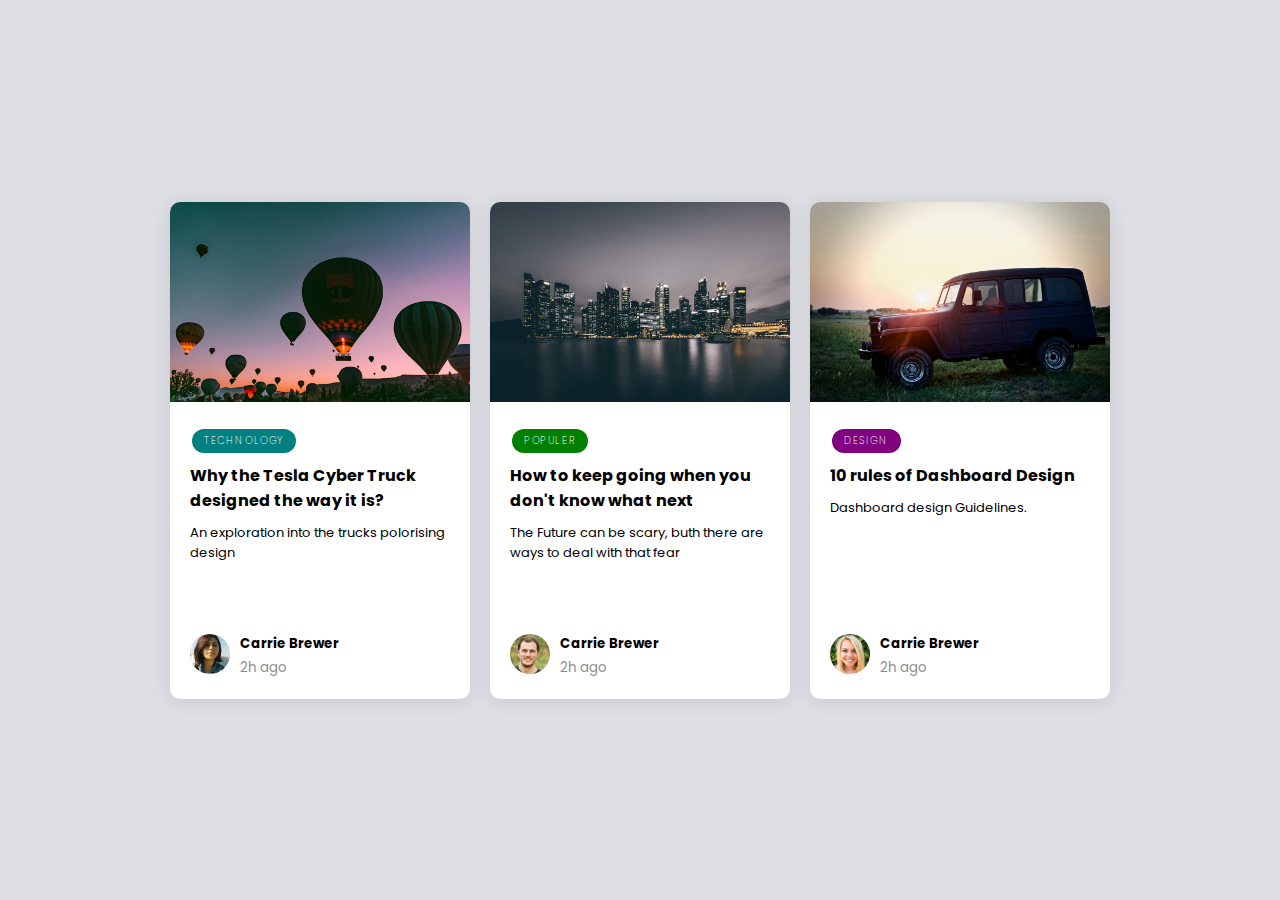
<file: components/Blog_Cards/Index.Html>
<!DOCTYPE html>
<html lang="en">
  <head>
    <meta charset="UTF-8" />
    <meta http-equiv="X-UA-Compatible" content="IE=edge" />
    <meta name="viewport" content="width=device-width, initial-scale=1.0" />
    <title>Blog_Card</title>
    <link rel="stylesheet" href="./Style.Css" />
    <link rel="preconnect" href="https://fonts.gstatic.com" />
    <link
      href="https://fonts.googleapis.com/css2?family=Poppins:wght@400;600&display=swap"
      rel="stylesheet"
    />
  </head>
  <body>
    <div class="container">
      <div class="card">
        <div class="card-header">
          <img src="../Blog_Cards/images/ballons.jpeg" alt="" srcset="" />
        </div>
        <div class="card-body">
          <span class="tag tag-teal">Technology</span>
          <h4>Why the Tesla Cyber Truck designed the way it is?</h4>
          <p>An exploration into the trucks polorising design</p>

          <div class="user">
            <img src="images/user-1.jpg" alt="" srcset="" />
            <div class="user-info">
              <h5>Carrie Brewer</h5>
              <small>2h ago</small>
            </div>
          </div>
        </div>
      </div>

      <div class="card">
        <div class="card-header">
          <img src="../Blog_Cards/images/city.jpeg" alt="" srcset="" />
        </div>
        <div class="card-body">
          <span class="tag tag-pink">Populer</span>
          <h4>How to keep going when you don't know what next</h4>
          <p>
            The Future can be scary, buth there are ways to deal with that fear
          </p>

          <div class="user">
            <img src="images/user-2.jpg" alt="" srcset="" />
            <div class="user-info">
              <h5>Carrie Brewer</h5>
              <small>2h ago</small>
            </div>
          </div>
        </div>
      </div>

      <div class="card">
        <div class="card-header">
          <img src="../Blog_Cards/images/rover.jpeg" alt="" srcset="" />
        </div>
        <div class="card-body">
          <span class="tag tag-purple">design</span>
          <h4>10 rules of Dashboard Design</h4>
          <p>Dashboard design Guidelines.</p>

          <div class="user">
            <img src="images/user-3.jpg" alt="" srcset="" />
            <div class="user-info">
              <h5>Carrie Brewer</h5>
              <small>2h ago</small>
            </div>
          </div>
        </div>
      </div>
    </div>
  </body>
</html>
</file>
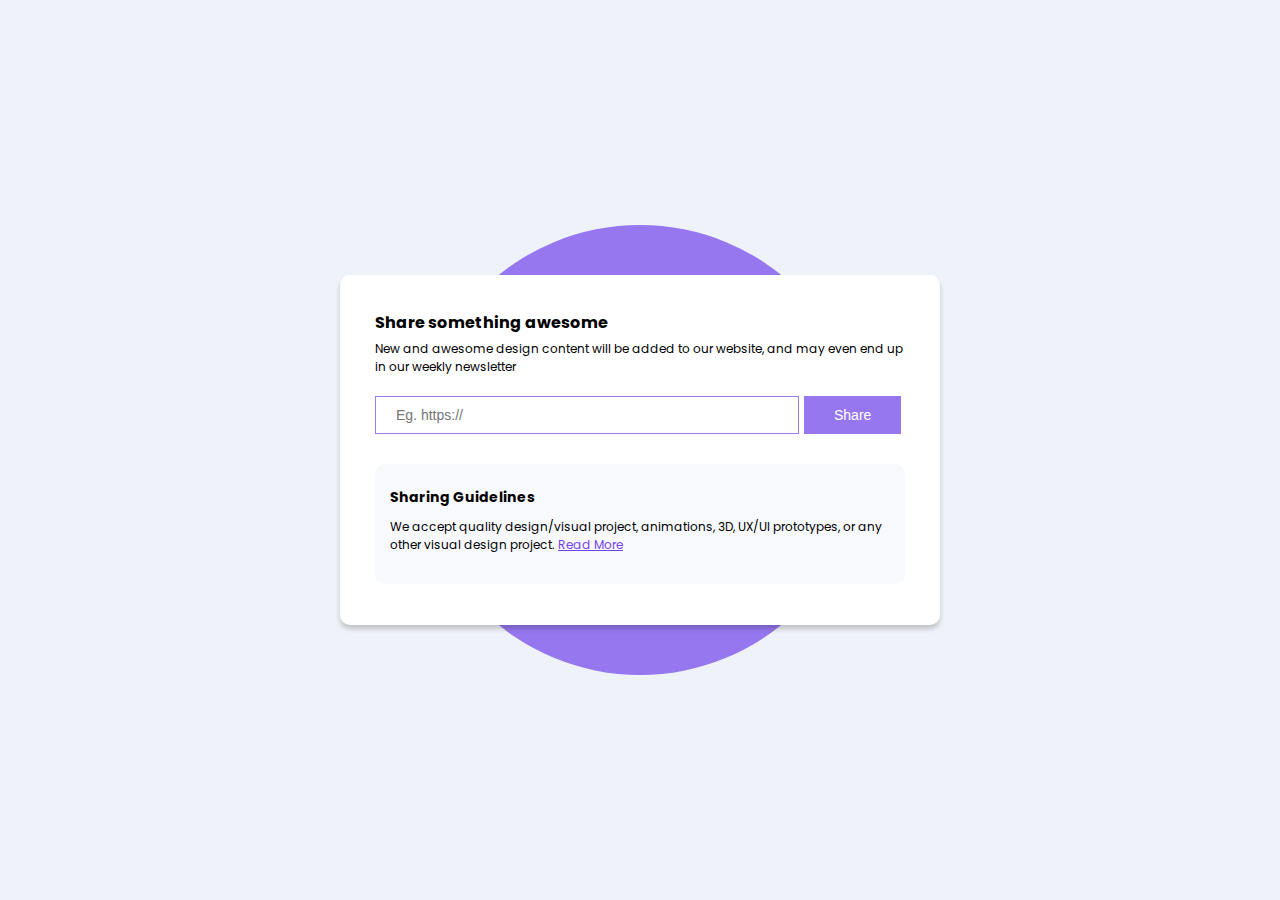
<file: components/link_Share/Index.Html>
<!DOCTYPE html>
<html lang="en">
  <head>
    <meta charset="UTF-8" />
    <meta http-equiv="X-UA-Compatible" content="IE=edge" />
    <meta name="viewport" content="width=device-width, initial-scale=1.0" />
    <title>Profile Card</title>
    <link rel="stylesheet" href="./Style.Css" />
  </head>
  <body>
    <div class="container">
      <div class="circle">
        <div class="card">
          <i class="fa fa-times"></i>
          <h3>Share something awesome</h3>
          <p>
            New and awesome design content will be added to our website, and may
            even end up in our weekly newsletter
          </p>
          <form class="form-control">
            <input
              type="url"
              name="url"
              id="url"
              placeholder="Eg. https://"
            /><button>Share</button>
          </form>
          <div class="card-footer">
            <h6>Sharing Guidelines</h6>
            <p>
              We accept quality design/visual project, animations, 3D, UX/UI
              prototypes, or any other visual design project.
              <a href="">Read More</a>
            </p>
          </div>
        </div>
      </div>
    </div>
  </body>
</html>
</file>
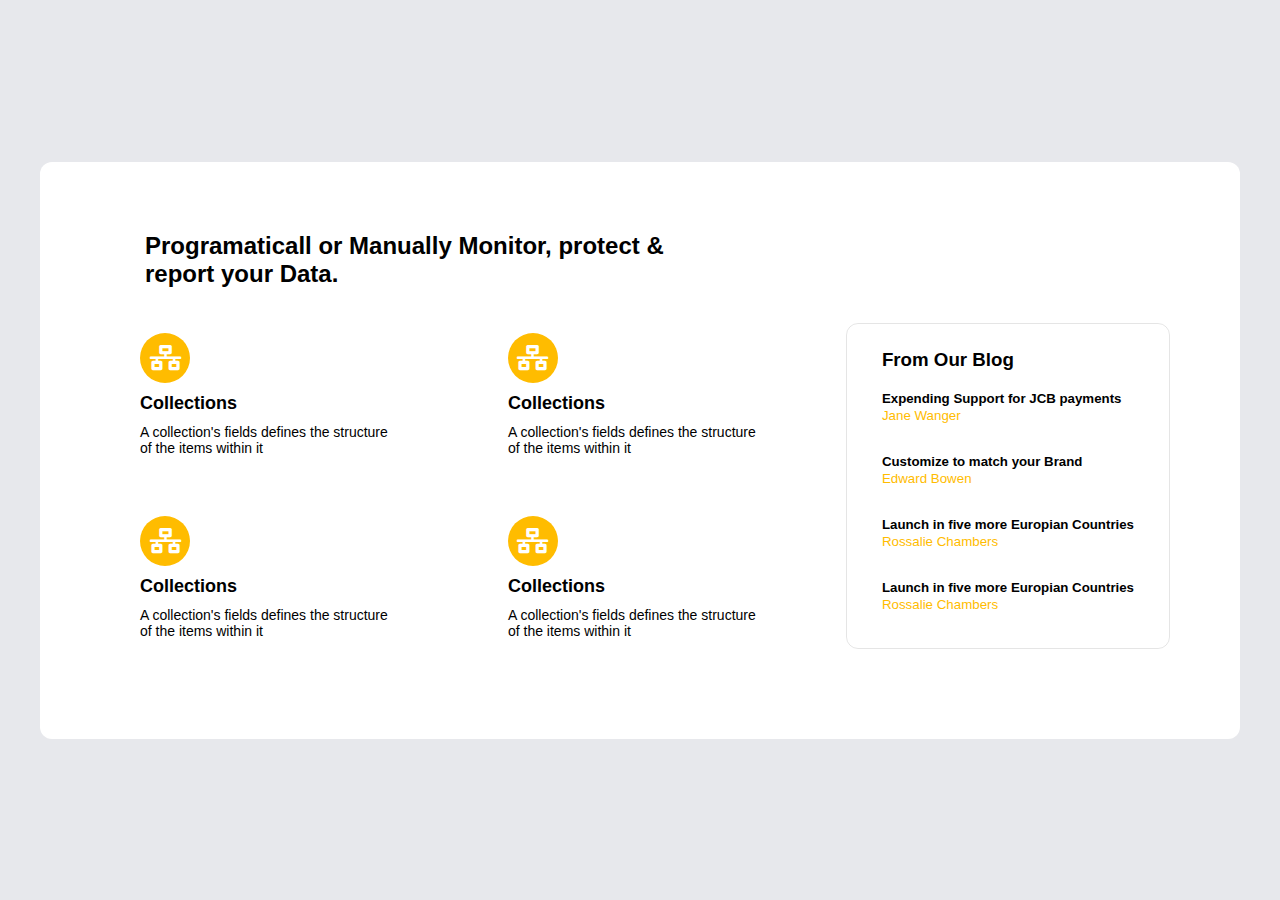
<file: components/Links/Index.Html>
<!DOCTYPE html>
<html lang="en">
  <head>
    <meta charset="UTF-8" />
    <meta http-equiv="X-UA-Compatible" content="IE=edge" />
    <meta name="viewport" content="width=device-width, initial-scale=1.0" />
    <title>Links</title>
    <link rel="stylesheet" href="./Style.Css" />
    <link
      rel="stylesheet"
      href="https://cdnjs.cloudflare.com/ajax/libs/font-awesome/5.13.1/css/all.min.css"
    />
  </head>
  <body>
    <div class="container">
      <h2>Programaticall or Manually Monitor, protect & report your Data.</h2>
      <div class="content">
        <div class="link-box">
          <div class="link-item">
            <i class="fas fa-network-wired"></i>
            <h5>Collections</h5>
            <p>
              A collection's fields defines the structure of the items within it
            </p>
          </div>
          <div class="link-item">
            <i class="fas fa-network-wired"></i>
            <h5>Collections</h5>
            <p>
              A collection's fields defines the structure of the items within it
            </p>
          </div>
          <div class="link-item">
            <i class="fas fa-network-wired"></i>
            <h5>Collections</h5>
            <p>
              A collection's fields defines the structure of the items within it
            </p>
          </div>
          <div class="link-item">
            <i class="fas fa-network-wired"></i>
            <h5>Collections</h5>
            <p>
              A collection's fields defines the structure of the items within it
            </p>
          </div>
        </div>
        <div class="blog-box">
          <h3>From Our Blog</h3>
          <div class="blog-item">
            <h5>Expending Support for JCB payments</h5>
            <small>Jane Wanger</small>
          </div>
          <div class="blog-item">
            <h5>Customize to match your Brand</h5>
            <small>Edward Bowen</small>
          </div>
          <div class="blog-item">
            <h5>Launch in five more Europian Countries</h5>
            <small>Rossalie Chambers</small>
          </div>
          <div class="blog-item">
            <h5>Launch in five more Europian Countries</h5>
            <small>Rossalie Chambers</small>
          </div>
        </div>
      </div>
    </div>
  </body>
</html>
</file>
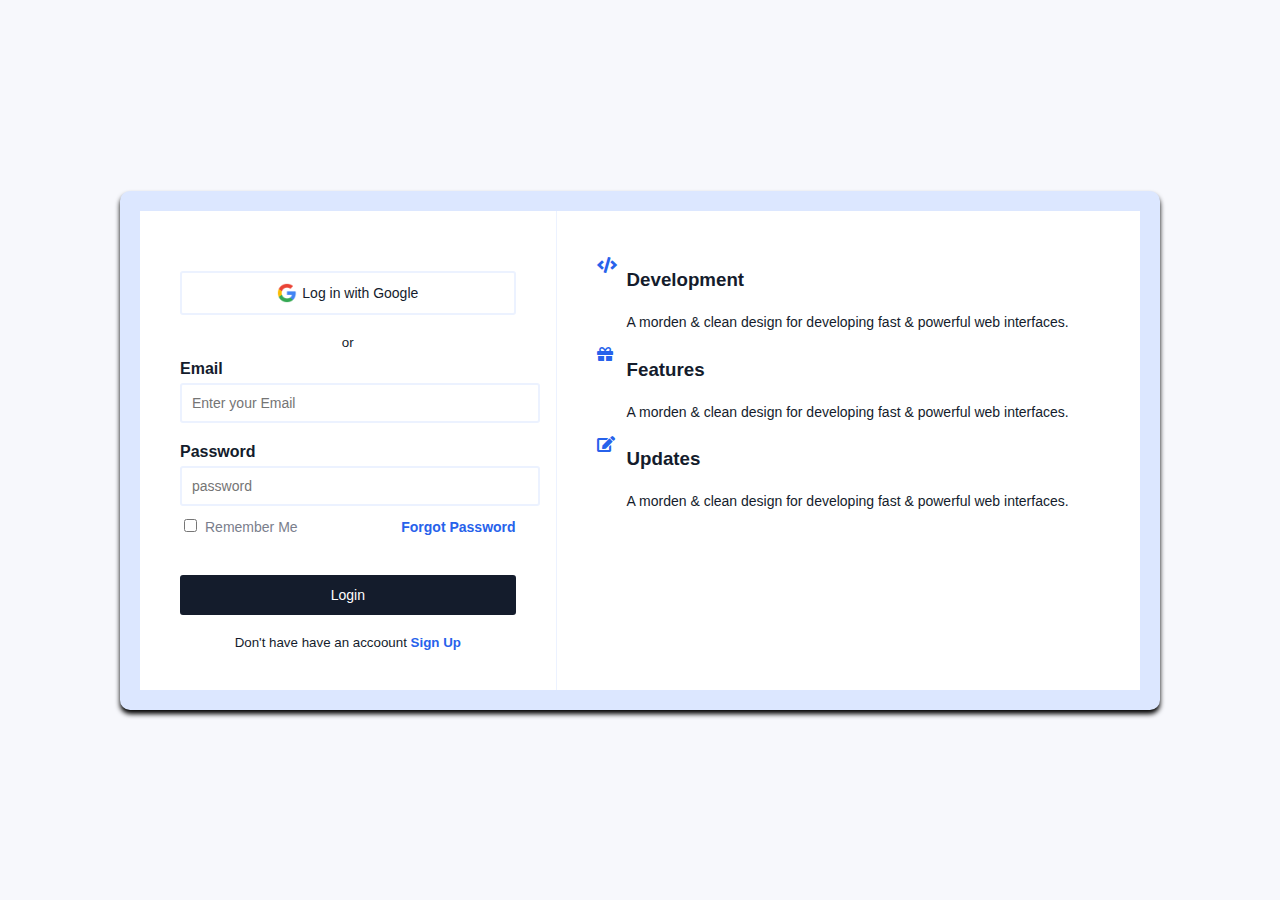
<file: components/Login_Account/Index.Html>
<!DOCTYPE html>
<html lang="en">
  <head>
    <meta charset="UTF-8" />
    <meta http-equiv="X-UA-Compatible" content="IE=edge" />
    <meta name="viewport" content="width=device-width, initial-scale=1.0" />
    <title>Login_Account</title>
    <link rel="stylesheet" href="./Style.Css" />
    <link
      rel="stylesheet"
      href="https://cdnjs.cloudflare.com/ajax/libs/font-awesome/5.13.1/css/all.min.css"
    />
  </head>
  <body>
    <div class="container">
      <form>
        <button class="btn btn-ghost">
          <img src="images/google.png" alt="Google Image" />
          Log in with Google
        </button>
        <small>or</small>

        <div class="form-control">
          <label for="email">Email</label>
          <input
            type="email"
            name="email"
            id="email"
            placeholder="Enter your Email"
          />
        </div>

        <div class="form-control">
          <label for="enter your password">Password</label>
          <input
            type="password"
            name="password"
            id="password"
            placeholder="password"
          />
        </div>
        <div class="checkbox-container">
          <input type="checkbox" name="checkbox" id="remember" />
          <label for="checkbox">Remember Me</label>

          <a href="#">Forgot Password</a>
        </div>
        <button class="btn">Login</button>

        <small>Don't have have an accoount <a href="#">Sign Up</a></small>
      </form>

      <div class="features">
        <div class="feature">
          <i class="fas fa-code"></i>
          <h3>Development</h3>
          <p>
            A morden & clean design for developing fast & powerful web
            interfaces.
          </p>
        </div>
        <div class="feature">
          <i class="fas fa-gift"></i>
          <h3>Features</h3>
          <p>
            A morden & clean design for developing fast & powerful web
            interfaces.
          </p>
        </div>
        <div class="feature">
          <i class="fas fa-edit"></i>
          <h3>Updates</h3>
          <p>
            A morden & clean design for developing fast & powerful web
            interfaces.
          </p>
        </div>
      </div>
    </div>
  </body>
</html>
</file>
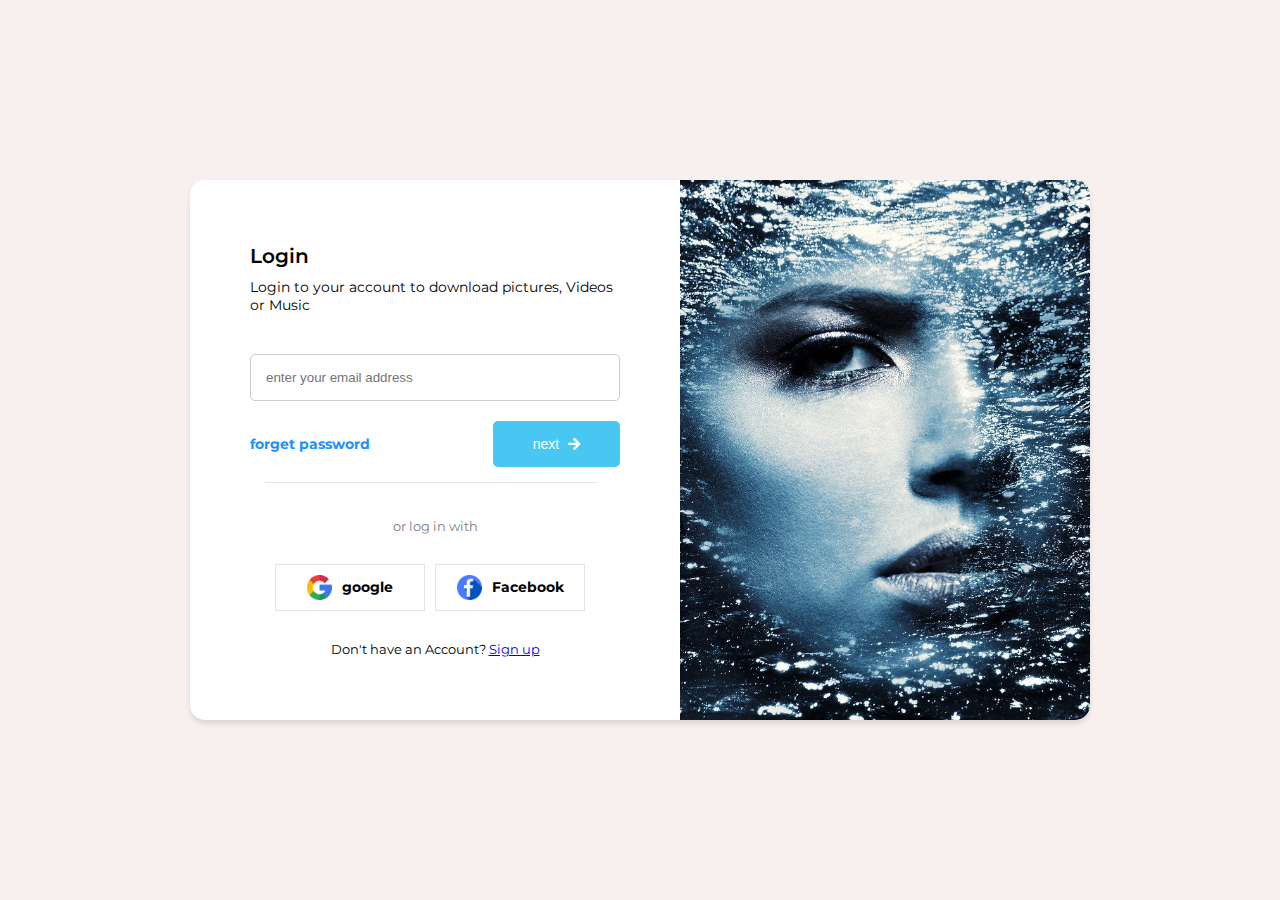
<file: components/Login_Modern/Index.Html>
<!DOCTYPE html>
<html lang="en">
  <head>
    <meta charset="UTF-8" />
    <meta http-equiv="X-UA-Compatible" content="IE=edge" />
    <meta name="viewport" content="width=device-width, initial-scale=1.0" />
    <title>Login_Modern</title>
    <link
      rel="stylesheet"
      href="https://cdnjs.cloudflare.com/ajax/libs/font-awesome/5.13.1/css/all.min.css"
    />
    <link
      rel="stylesheet"
      href="https://cdnjs.cloudflare.com/ajax/libs/font-awesome/5.13.1/css/all.min.css"
    />
    <link rel="stylesheet" href="./Style.Css" />
  </head>
  <body>
    <div class="container">
      <div class="log-section">
        <h3>Login</h3>
        <p>Login to your account to download pictures, Videos or Music</p>
        <div class="form-control">
          <input
            type="Email"
            name="Email"
            id="Email"
            placeholder="enter your email address"
          />
        </div>
        <div class="btn-section">
          <h6>forget password</h6>
          <button type="submit">
            next <i class="fa fa-arrow-right" aria-hidden="true"></i>
          </button>
        </div>
        <div class="divider"></div>

        <small class="or">or log in with</small>

        <div class="social-login">
          <div class="social">
            <img src="./imgs/google.png" alt="google" />
            <h6>google</h6>
          </div>
          <div class="social">
            <img src="imgs/facebook.png" alt="Facebook" />
            <h6>Facebook</h6>
          </div>
        </div>
        <small class="signup"
          >Don't have an Account? <a href="#">Sign up</a></small
        >
      </div>
      <div
        class="img-section"
        style="background-image: url(imgs/woman-5352898_1280.jpg)"
      >
        <small>&nbsp;</small>
      </div>
    </div>
  </body>
</html>
</file>
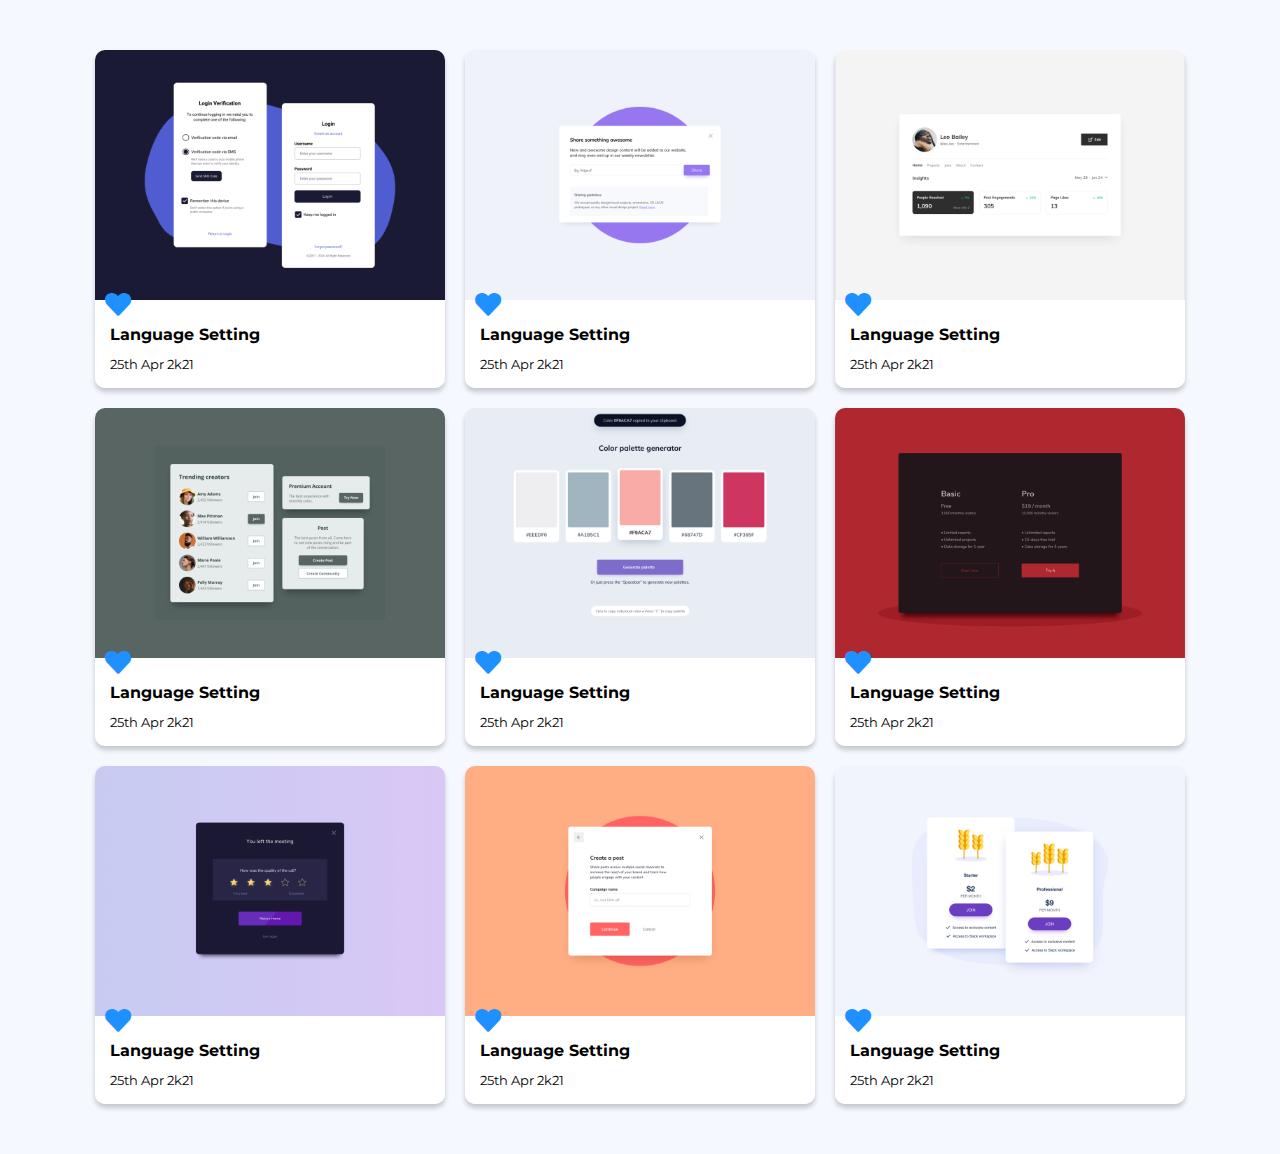
<file: components/Modern_Card/Index.Html>
<!DOCTYPE html>
<html lang="en">
  <head>
    <meta charset="UTF-8" />
    <meta http-equiv="X-UA-Compatible" content="IE=edge" />
    <meta name="viewport" content="width=device-width, initial-scale=1.0" />
    <title>Modern_Card</title>
    <link
      rel="stylesheet"
      href="https://cdnjs.cloudflare.com/ajax/libs/font-awesome/5.13.1/css/all.min.css"
    />
    <link rel="stylesheet" href="./Style.Css" />
  </head>
  <body>
    <div class="container">
      <div class="card">
        <div class="card-img" style="background-image: url(img/1.png)">
          &nbsp;
        </div>
        <span><i class="fa fa-heart"></i></span>
        <div class="card-body">
          <div class="cb">
            <h3>Language Setting</h3>
            <small>25th Apr 2k21</small>
          </div>
          <div class="cb">
            <button type="Submit">Download</button>
          </div>
        </div>
      </div>
      <div class="card">
        <div class="card-img" style="background-image: url(img/2.png)">
          &nbsp;
        </div>
        <span><i class="fa fa-heart"></i></span>
        <div class="card-body">
          <div class="cb">
            <h3>Language Setting</h3>
            <small>25th Apr 2k21</small>
          </div>
          <div class="cb">
            <button type="Submit">Download</button>
          </div>
        </div>
      </div>
      <div class="card">
        <div class="card-img" style="background-image: url(img/3.png)">
          &nbsp;
        </div>
        <span><i class="fa fa-heart"></i></span>
        <div class="card-body">
          <div class="cb">
            <h3>Language Setting</h3>
            <small>25th Apr 2k21</small>
          </div>
          <div class="cb">
            <button type="submit">Download</button>
          </div>
        </div>
      </div>
      <div class="card">
        <div class="card-img" style="background-image: url(img/4.png)">
          &nbsp;
        </div>
        <span><i class="fa fa-heart"></i></span>
        <div class="card-body">
          <div class="cb">
            <h3>Language Setting</h3>
            <small>25th Apr 2k21</small>
          </div>
          <div class="cb">
            <button type="submit">Download</button>
          </div>
        </div>
      </div>
      <div class="card">
        <div class="card-img" style="background-image: url(img/5.png)">
          &nbsp;
        </div>
        <span><i class="fa fa-heart"></i></span>
        <div class="card-body">
          <div class="cb">
            <h3>Language Setting</h3>
            <small>25th Apr 2k21</small>
          </div>
          <div class="cb">
            <button type="submit">Download</button>
          </div>
        </div>
      </div>
      <div class="card">
        <div class="card-img" style="background-image: url(img/6.png)">
          &nbsp;
        </div>
        <span><i class="fa fa-heart"></i></span>
        <div class="card-body">
          <div class="cb">
            <h3>Language Setting</h3>
            <small>25th Apr 2k21</small>
          </div>
          <div class="cb">
            <button type="submit">Download</button>
          </div>
        </div>
      </div>
      <div class="card">
        <div class="card-img" style="background-image: url(img/7.png)">
          &nbsp;
        </div>
        <span><i class="fa fa-heart"></i></span>
        <div class="card-body">
          <div class="cb">
            <h3>Language Setting</h3>
            <small>25th Apr 2k21</small>
          </div>
          <div class="cb">
            <button type="submit">Download</button>
          </div>
        </div>
      </div>
      <div class="card">
        <div class="card-img" style="background-image: url(img/8.png)">
          &nbsp;
        </div>
        <span><i class="fa fa-heart"></i></span>
        <div class="card-body">
          <div class="cb">
            <h3>Language Setting</h3>
            <small>25th Apr 2k21</small>
          </div>
          <div class="cb">
            <button type="submit">Download</button>
          </div>
        </div>
      </div>
      <div class="card">
        <div class="card-img" style="background-image: url(img/9.png)">
          &nbsp;
        </div>
        <span><i class="fa fa-heart"></i></span>
        <div class="card-body">
          <div class="cb">
            <h3>Language Setting</h3>
            <small>25th Apr 2k21</small>
          </div>
          <div class="cb">
            <button type="submit">Download</button>
          </div>
        </div>
      </div>
    </div>
  </body>
</html>
</file>
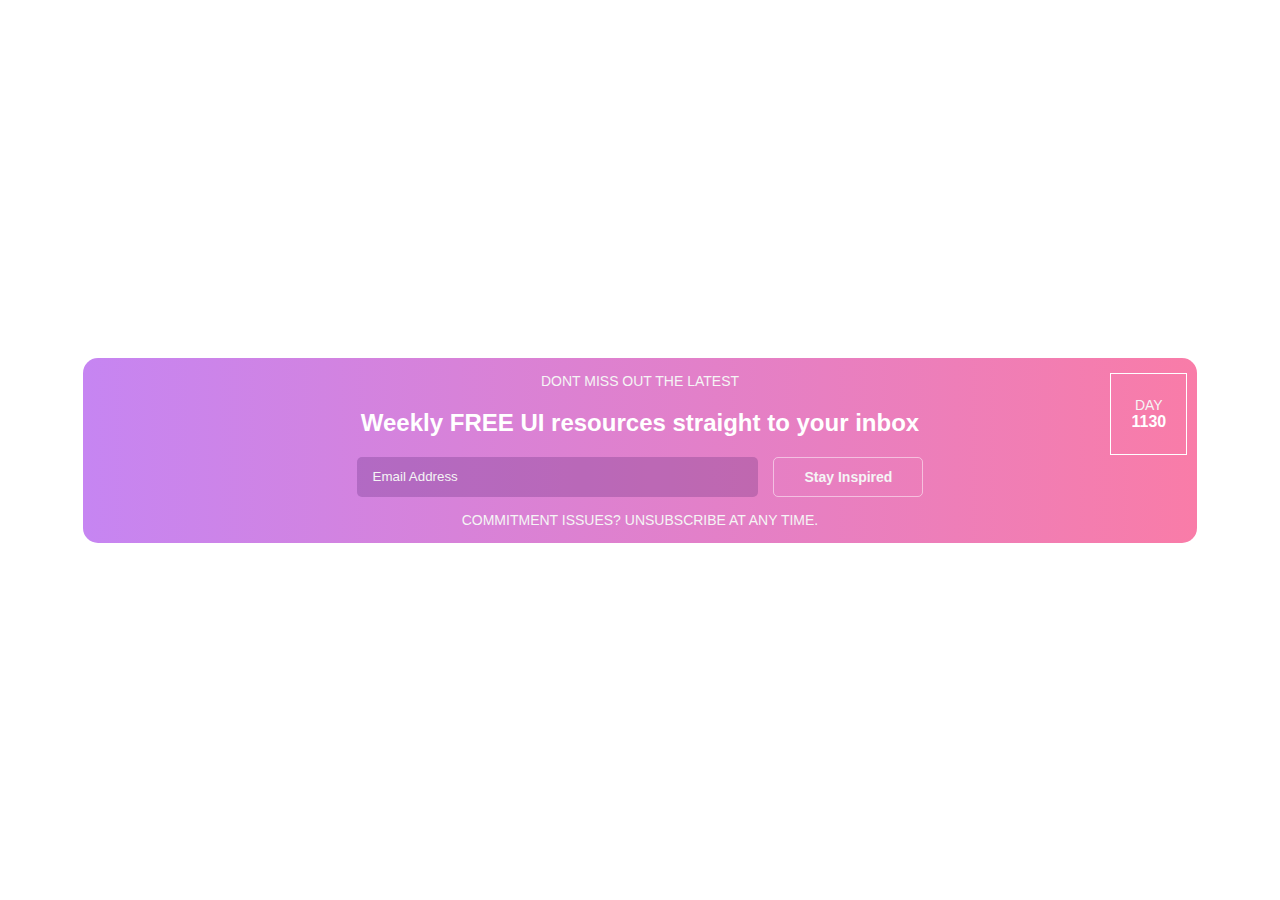
<file: components/News_letter/Index.Html>
<!DOCTYPE html>
<html lang="en">
  <head>
    <meta charset="UTF-8" />
    <meta name="viewport" content="width=device-width, initial-scale=1.0" />
    <title>News_Letter</title>
    <link rel="stylesheet" href="./Style.Css" />
  </head>

  <body>
    <div class="container">
      <div class="newsletter">
        <div class="day">
          <small>Day</small>
          <h2>1130</h2>
        </div>
        <small>dont miss out the latest</small>
        <h2>Weekly FREE UI resources straight to your inbox</h2>
        <form class="form-control">
          <input
            type="email"
            name="email"
            id="email"
            placeholder="Email Address"
          />
          <button type="submit" class="btn">Stay Inspired</button>
        </form>
        <small class="cond">Commitment issues? Unsubscribe at any time.</small>
      </div>
    </div>
  </body>
</html>
</file>
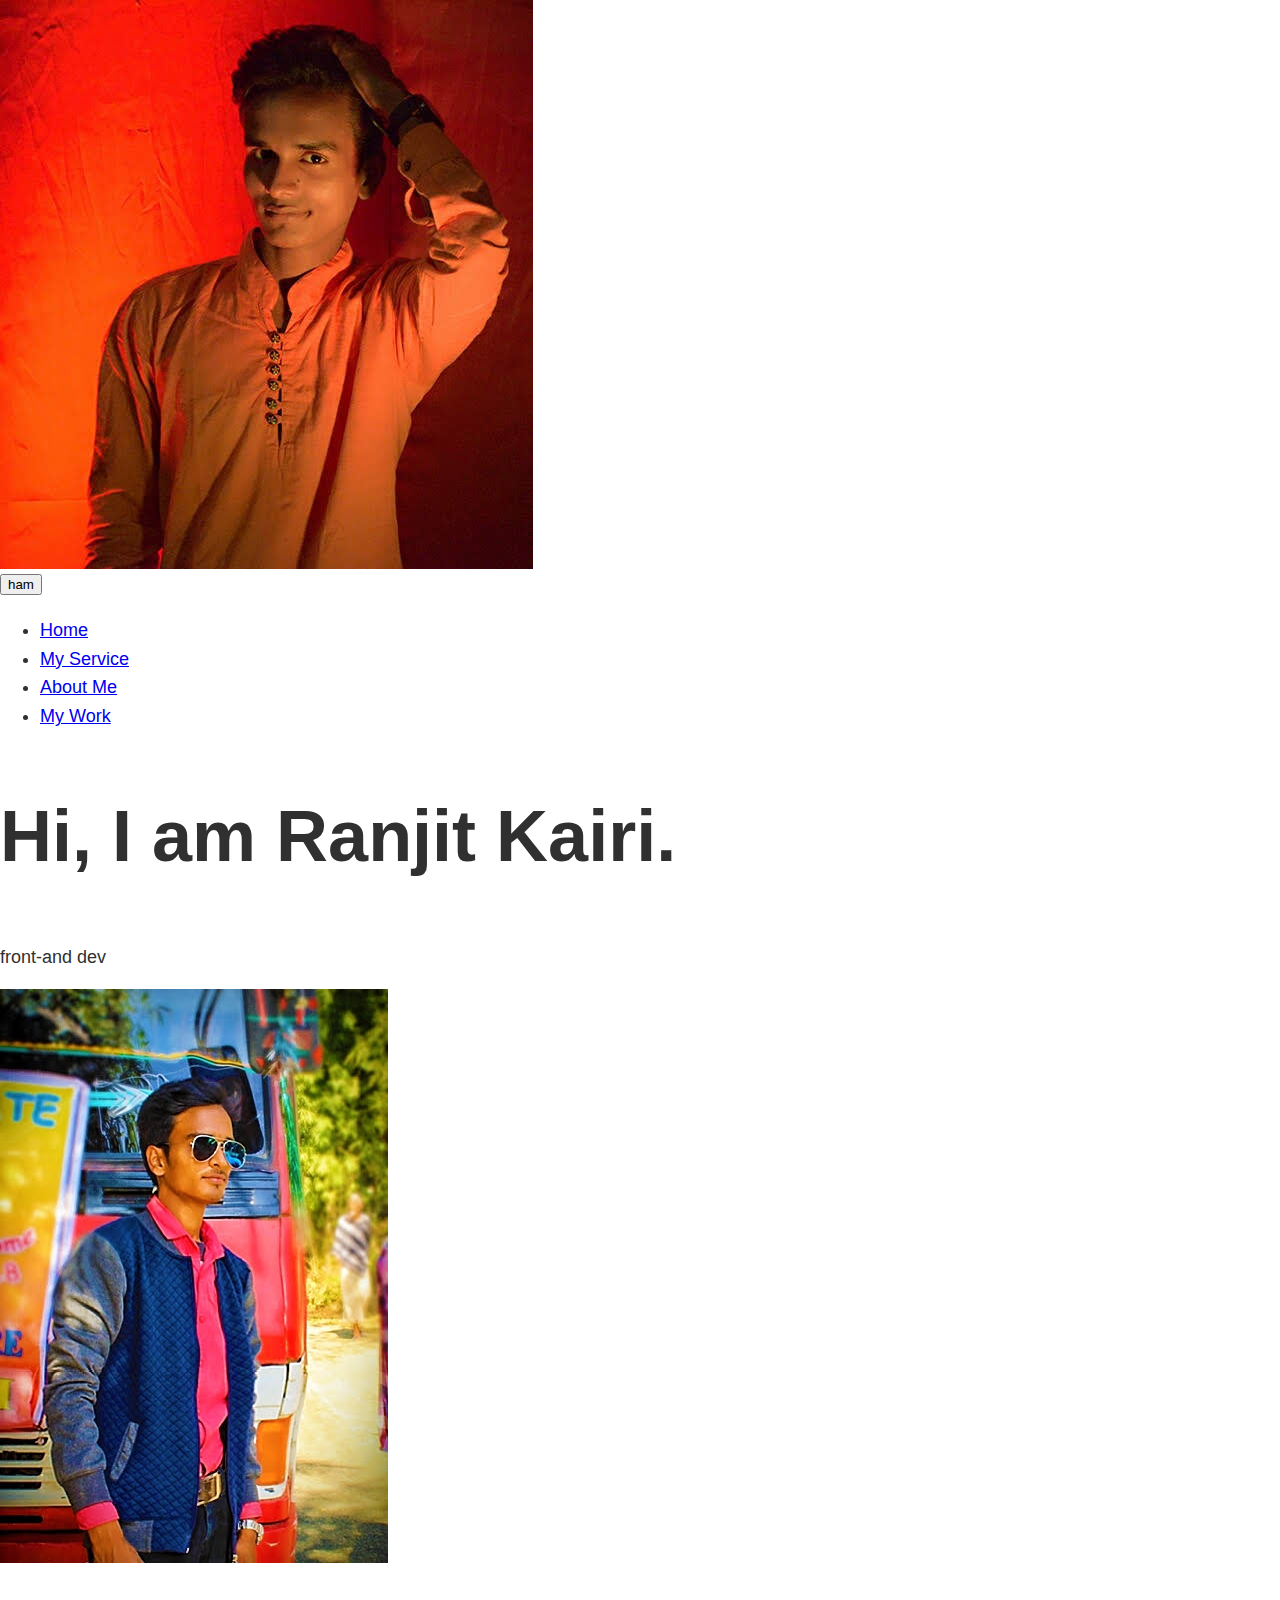
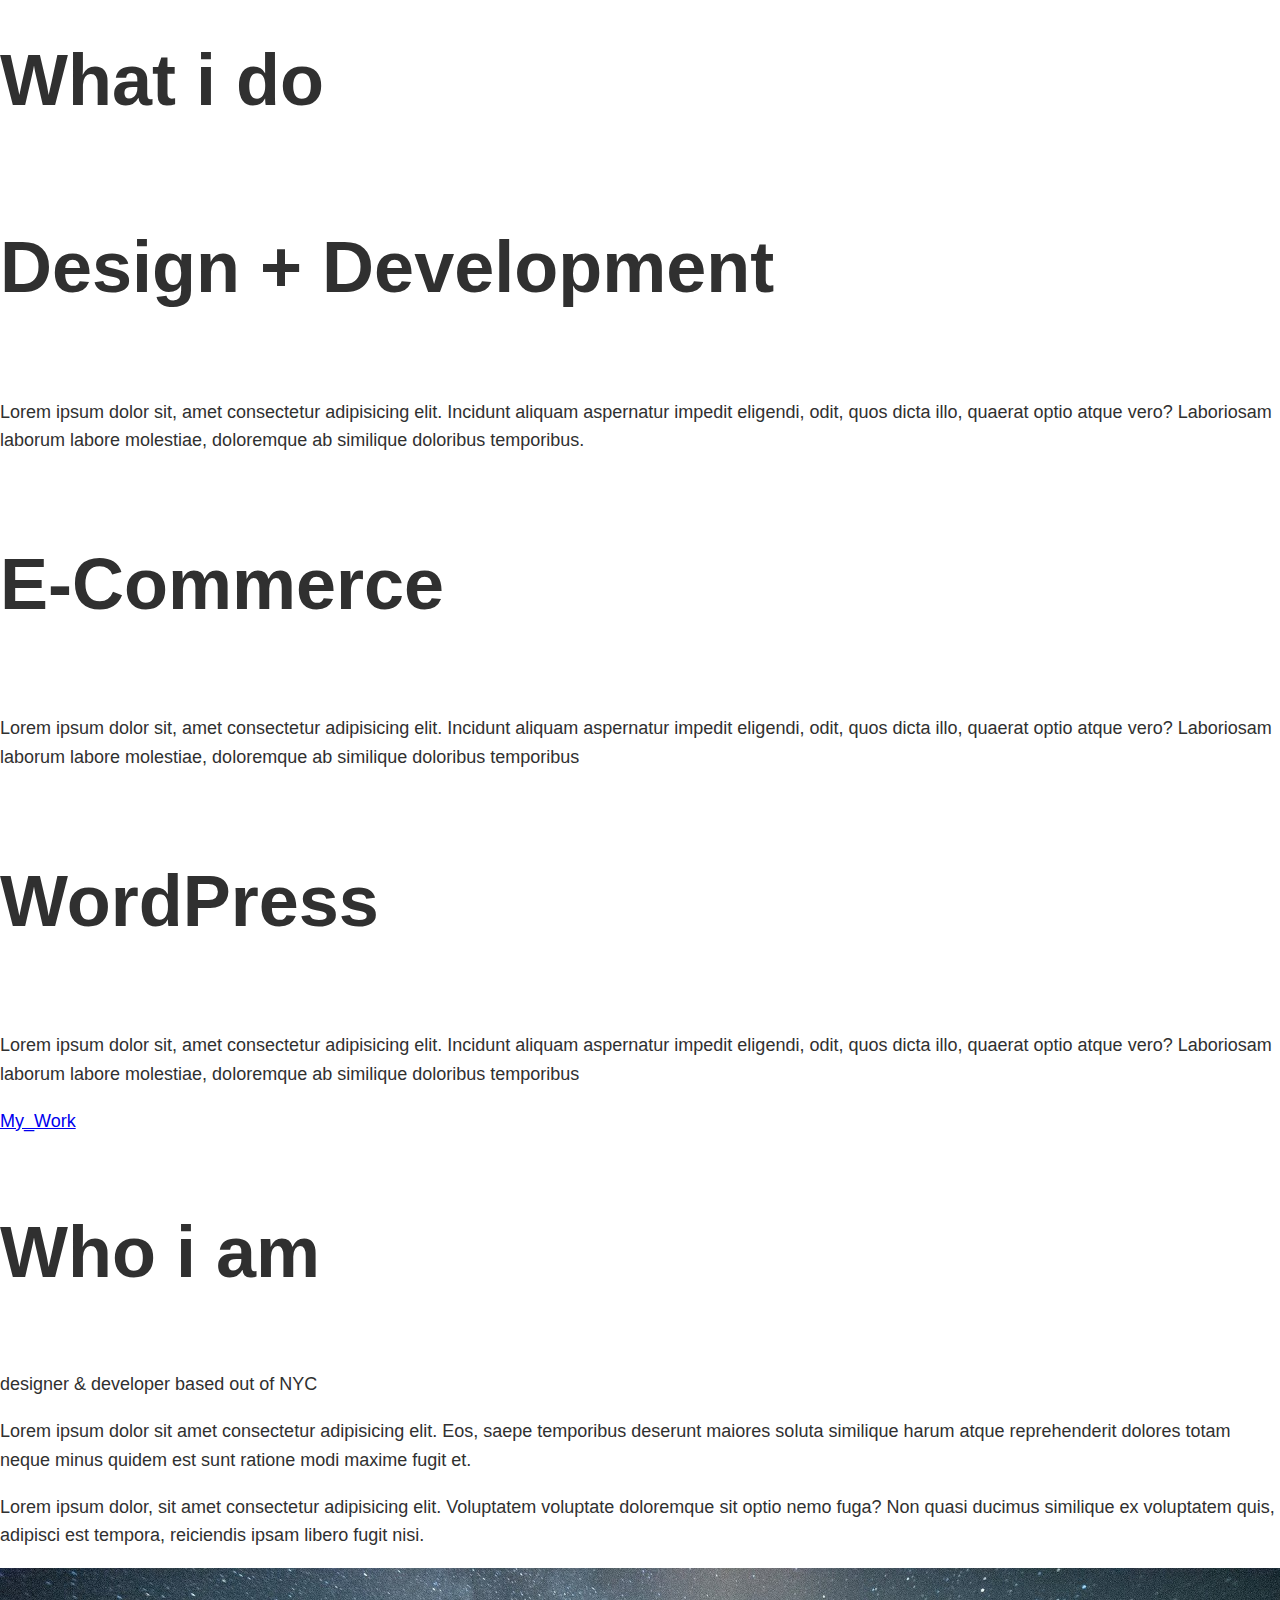
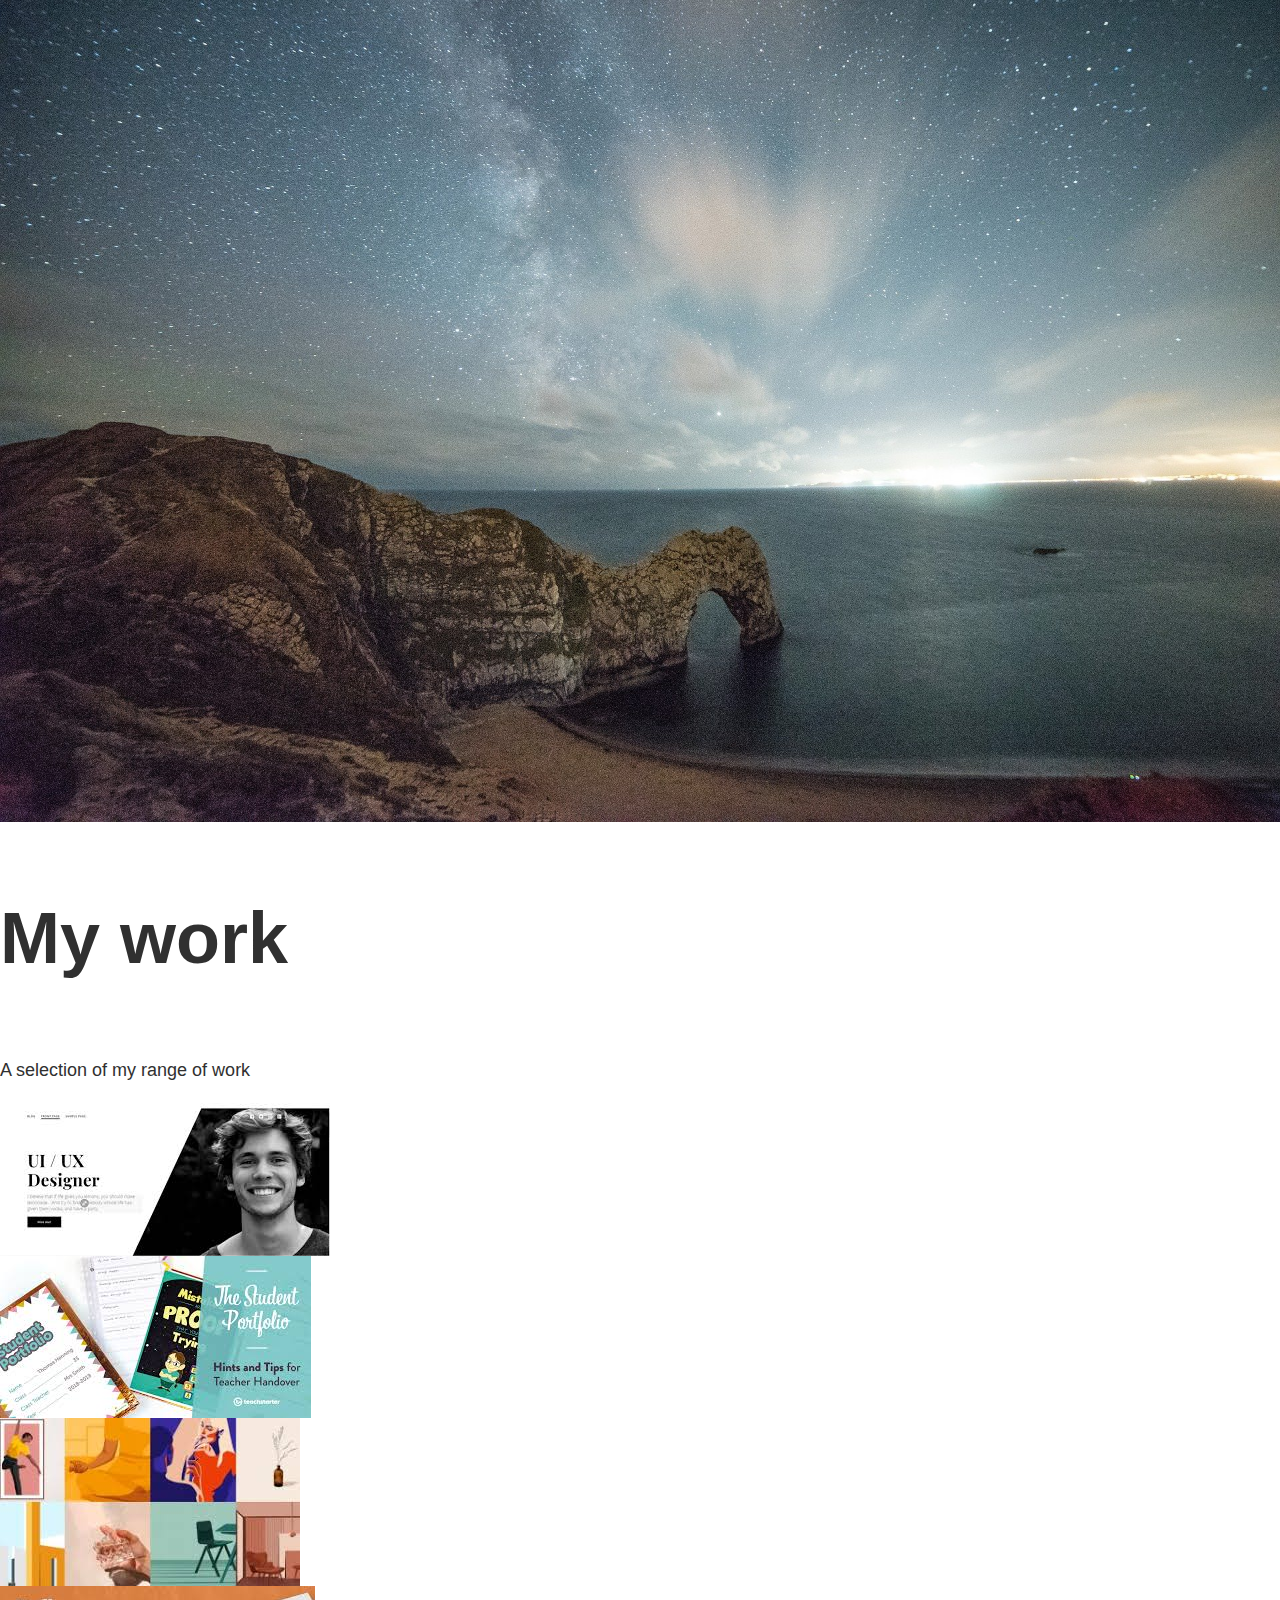
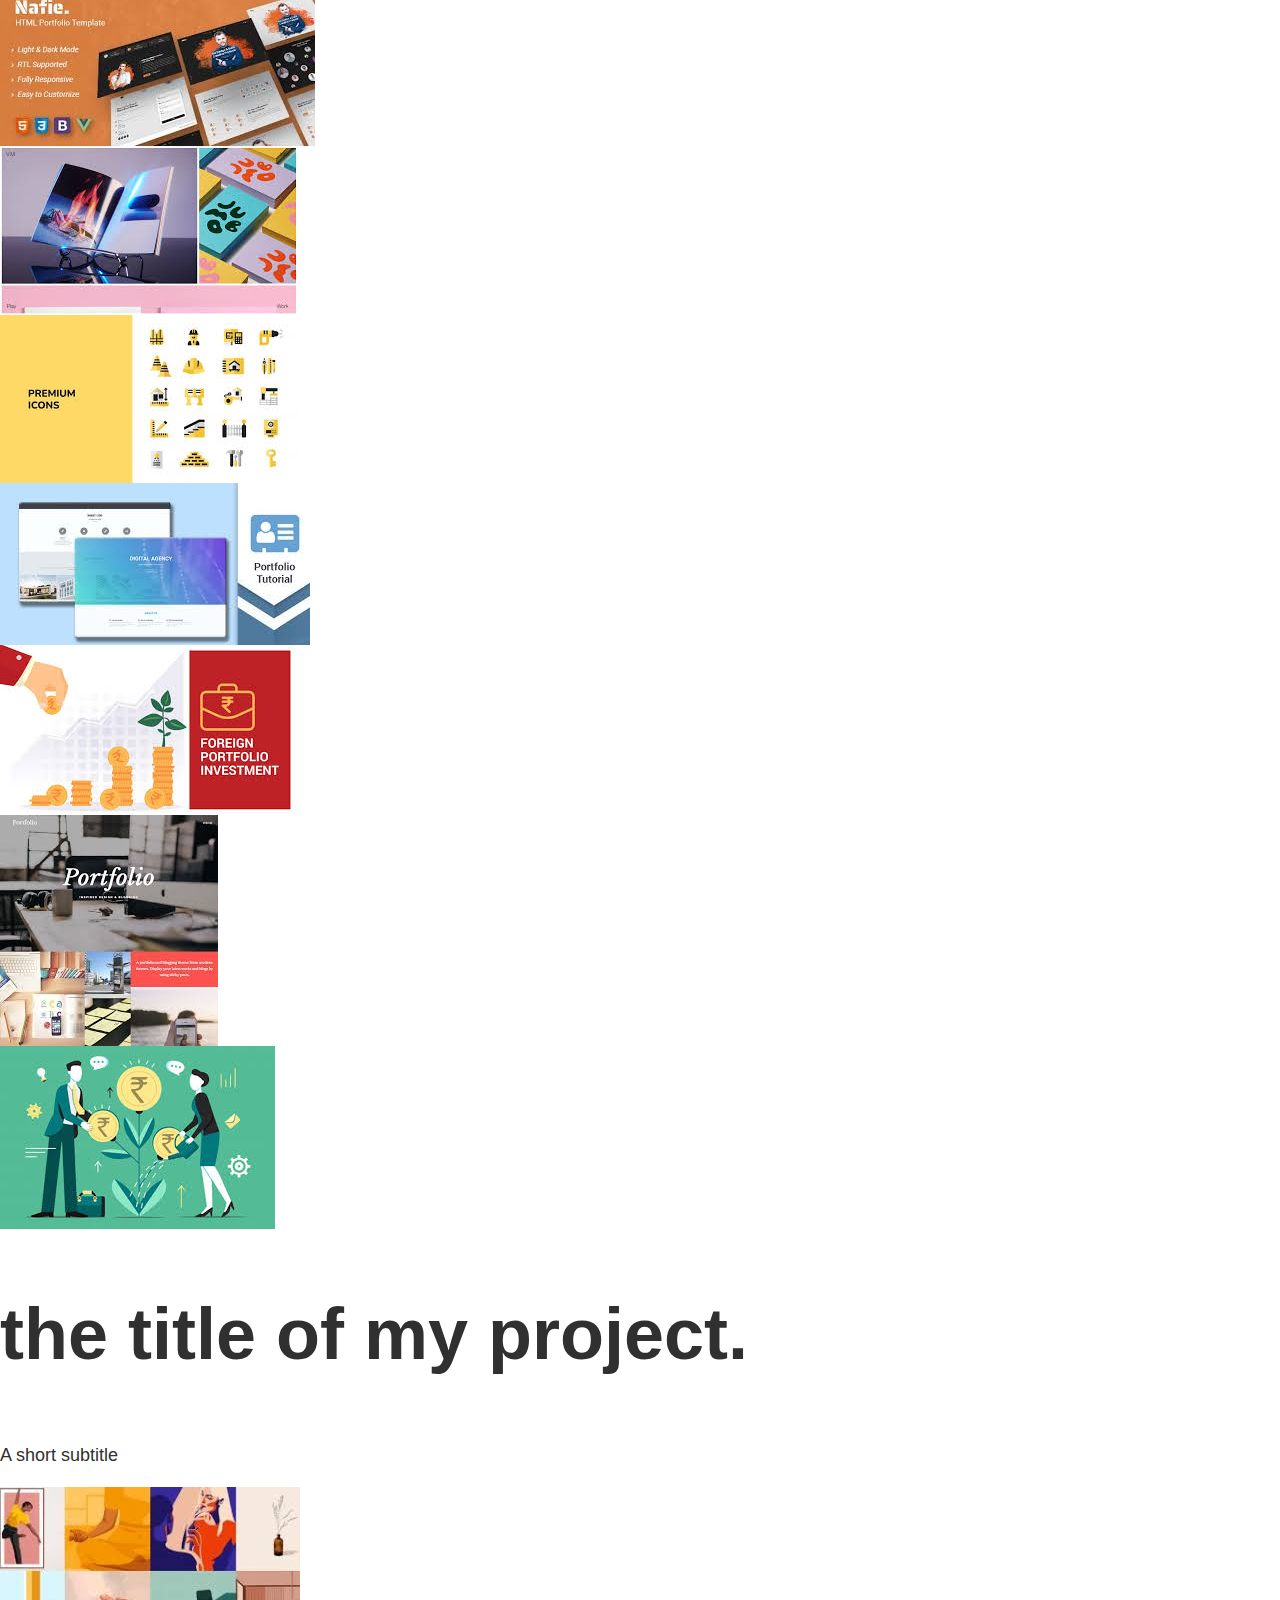
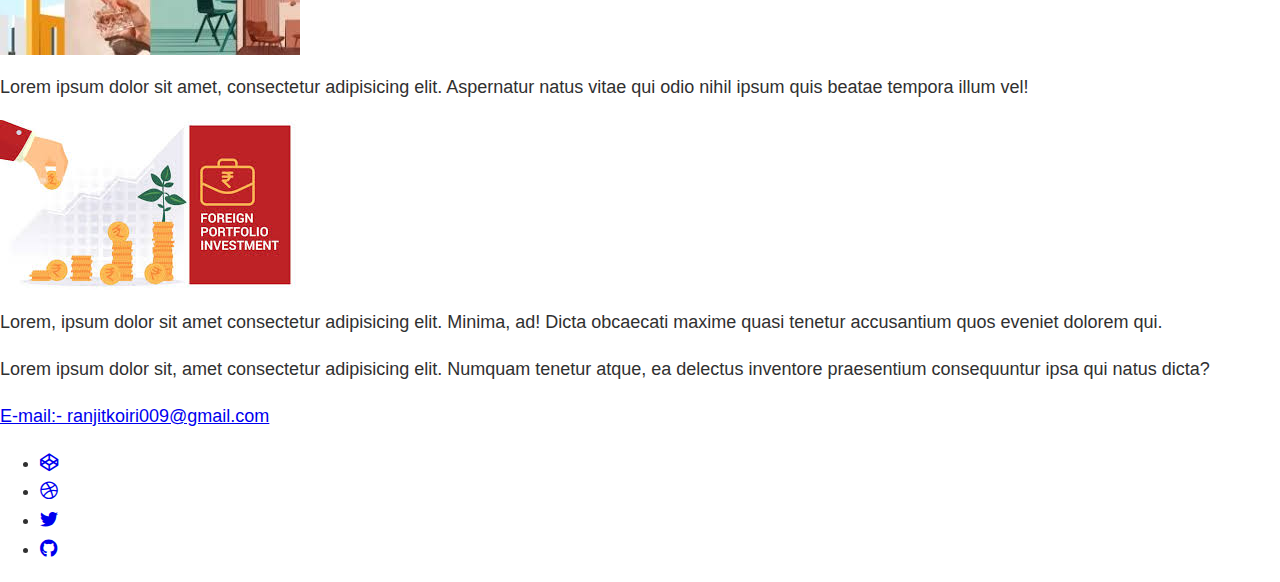
<file: components/Ranjit_Portfolio_Design/Index.Html>
<!DOCTYPE html>
<html lang="en">
  <head>
    <meta charset="UTF-8" />
    <meta http-equiv="X-UA-Compatible" content="IE=edge" />
    <meta name="viewport" content="width=device-width, initial-scale=1.0" />
    <title>Ranjit_Portfolio_Design</title>
    <link
      rel="stylesheet"
      href="https://cdnjs.cloudflare.com/ajax/libs/font-awesome/5.11.2/css/all.min.css"
      intigrity="ha256-46qynGAkLSFpVbEBog43gvNhfroj+BmwXdxFgVk/Kvc="
      crossorigin="anonymous"
    />
    <link rel="preconnect" href="https://fonts.gstatic.com" />
    <link
      href="https://fonts.googleapis.com/css2?family=Raleway:ital,wght@0,400;1,500&display=swap"
      rel="stylesheet"
    />
    <link rel="stylesheet" href="./Style.Css" />
  </head>
  <body>
    <header>
      <div class="logo">
        <img src="./image/2.JPG" alt="srcset" />
      </div>
      <button class="nav-toggle" aria-lable="toggle-navigation">
        <span class="humburgar">ham</span>
      </button>
      <nav class="nav">
        <ul class="nav-list">
          <li class="nav-item">
            <a href="index.html" class="nav-link">Home</a>
          </li>
          <li class="nav-item">
            <a href="index.html" class="nav-link">My Service</a>
          </li>
          <li class="nav-iitem">
            <a href="index.html" class="nav-link">About Me</a>
          </li>
          <li class="nav-iitem">
            <a href="index.html" class="nav-link">My Work</a>
          </li>
        </ul>
      </nav>
    </header>
    <!-- my introduction -->
    <section class="intro" id="home">
      <h1 class="section__title section__title--intro">
        Hi, I am <strong>Ranjit Kairi.</strong>
      </h1>
      <p class="section__subtitle section__subtitle--intro">front-and dev</p>
      <img
        src="./image/rkP1.JPG"
        alt="a picture of Ranjit Kairi smiling"
        class="intro__img"
      />
    </section>

    <!-- my services section-->

    <section class="My_Services" id="services">
      <h2 class="section__title section__title--services">What i do</h2>
      <div class="services">
        <div class="service">
          <h3>Design + Development</h3>
          <p>
            Lorem ipsum dolor sit, amet consectetur adipisicing elit. Incidunt
            aliquam aspernatur impedit eligendi, odit, quos dicta illo, quaerat
            optio atque vero? Laboriosam laborum labore molestiae, doloremque ab
            similique doloribus temporibus.
          </p>
        </div>
        <!-- /services -->

        <div class="services">
          <h3>E-Commerce</h3>
          <p>
            Lorem ipsum dolor sit, amet consectetur adipisicing elit. Incidunt
            aliquam aspernatur impedit eligendi, odit, quos dicta illo, quaerat
            optio atque vero? Laboriosam laborum labore molestiae, doloremque ab
            similique doloribus temporibus
          </p>
        </div>
        <!-- /services -->

        <div class="services">
          <h3>WordPress</h3>
          <p>
            Lorem ipsum dolor sit, amet consectetur adipisicing elit. Incidunt
            aliquam aspernatur impedit eligendi, odit, quos dicta illo, quaerat
            optio atque vero? Laboriosam laborum labore molestiae, doloremque ab
            similique doloribus temporibus
          </p>
        </div>
        <!-- /services -->
      </div>
      <!-- /services -->

      <a href="#Work" class="btn">My_Work</a>
    </section>

    <!-- About Me -->

    <section class="About_Me" id="About">
      <h2 class="section__title section__title--about">Who i am</h2>
      <p class="section__subtitle section__subtitle--about">
        designer & developer based out of NYC
      </p>

      <div class="About-me__body">
        <p>
          Lorem ipsum dolor sit amet consectetur adipisicing elit. Eos, saepe
          temporibus deserunt maiores soluta similique harum atque reprehenderit
          dolores totam neque minus quidem est sunt ratione modi maxime fugit
          et.
        </p>
        <p>
          Lorem ipsum dolor, sit amet consectetur adipisicing elit. Voluptatem
          voluptate doloremque sit optio nemo fuga? Non quasi ducimus similique
          ex voluptatem quis, adipisci est tempora, reiciendis ipsam libero
          fugit nisi.
        </p>
      </div>

      <img src="./image/3.jpg" alt="Ranjit leaning againts a bus" />
    </section>

    <!-- My_Work -->

    <section class="My_Work" id="work">
      <h2 class="section__title">My work</h2>
      <p class="section__subtitle">A selection of my range of work</p>

      <div class="portfolio">
        <!-- portfolio items 01 -->

        <a href="#" class="portfolio__items">
          <img src="./image/P1.jpeg" alt="srcset" class="portfolio__img" />
        </a>

        <!-- portfolio items 02 -->

        <a href="#" class="portfolio__items">
          <img src="./image/P2.jpeg" alt="srcset" class="portfolio__img" />
        </a>

        <!-- portfolio items 03 -->

        <a href="#" class="portfolio__items">
          <img src="./image/P3.jpeg" alt="srcset" class="portfolio__img" />
        </a>
        <!-- portfolio items 04 -->

        <a href="#" class="portfolio__items">
          <img src="./image/P4.jpeg" alt="srcset" class="portfolio__img" />
        </a>

        <!-- portfolio items 05 -->

        <a href="#" class="portfolio__items">
          <img src="./image/P5.jpeg" alt="srcset" class="portfolio__img" />
        </a>

        <!-- portfolio items 06 -->

        <a href="#" class="portfolio__items">
          <img src="./image/P6.jpeg" alt="srcset" class="portfolio__img" />
        </a>

        <!-- portfolio items 07 -->

        <a href="#" class="portfolio__items">
          <img src="./image/P7.jpeg" alt="srcset" class="portfolio__img" />
        </a>

        <!-- portfolio items 08 -->

        <a href="#" class="portfolio__items">
          <img src="./image/P8.jpeg" alt="srcset" class="portfolio__img" />
        </a>

        <!-- portfolio items 09 -->

        <a href="#" class="portfolio__items">
          <img src="./image/P9.jpeg" alt="srcset" class="portfolio__img" />
        </a>

        <!-- portfolio items 10 -->

        <a href="#" class="portfolio__items">
          <img src="./image/P10.jpeg" alt="srcset" class="portfolio__img" />
        </a>
      </div>
    </section>

    <section class="intro">
      <h1 class="section__title section__title--intro">
        the title <strong>of my project.</strong>
      </h1>
      <p class="">A short subtitle</p>
      <img
        src="./image/./P3.jpeg"
        alt="a picture of Ranjit Kairi smiling"
        class="intri__img"
      />
    </section>

    <div class="portfolio-item-individual">
      <p>
        Lorem ipsum dolor sit amet, consectetur adipisicing elit. Aspernatur
        natus vitae qui odio nihil ipsum quis beatae tempora illum vel!
      </p>
      <img src="./image/P8.jpeg" alt="" />
      <p>
        Lorem, ipsum dolor sit amet consectetur adipisicing elit. Minima, ad!
        Dicta obcaecati maxime quasi tenetur accusantium quos eveniet dolorem
        qui.
      </p>
      <p>
        Lorem ipsum dolor sit, amet consectetur adipisicing elit. Numquam
        tenetur atque, ea delectus inventore praesentium consequuntur ipsa qui
        natus dicta?
      </p>
    </div>

    <!-- footer -->
    <footer class="footer">
      <!-- replace with your own email address -->
      <a href="Mail-to:- ranjitkoiri009@gmail.com" class="footer__link"
        >E-mail:- ranjitkoiri009@gmail.com</a
      >
      <ul class="social-list">
        <li class="social-list_item">
          <a class="social-list_link" href="https://codepen.io">
            <i class="fab fa-codepen"></i>
          </a>
        </li>
        <li class="social-list_item">
          <a class="social-list_link" href="https://dribbble.com">
            <i class="fab fa-dribbble"></i>
          </a>
        </li>
        <li class="social-list_item">
          <a class="social-list_link" href="https://twiter.com">
            <i class="fab fa-twitter"></i>
          </a>
        </li>
        <li class="social-list_item">
          <a class="social-list_link" href="https://github.com">
            <i class="fab fa-github"></i>
          </a>
        </li>
      </ul>
    </footer>
    <script src="./index.js"></script>
  </body>
</html>
</file>
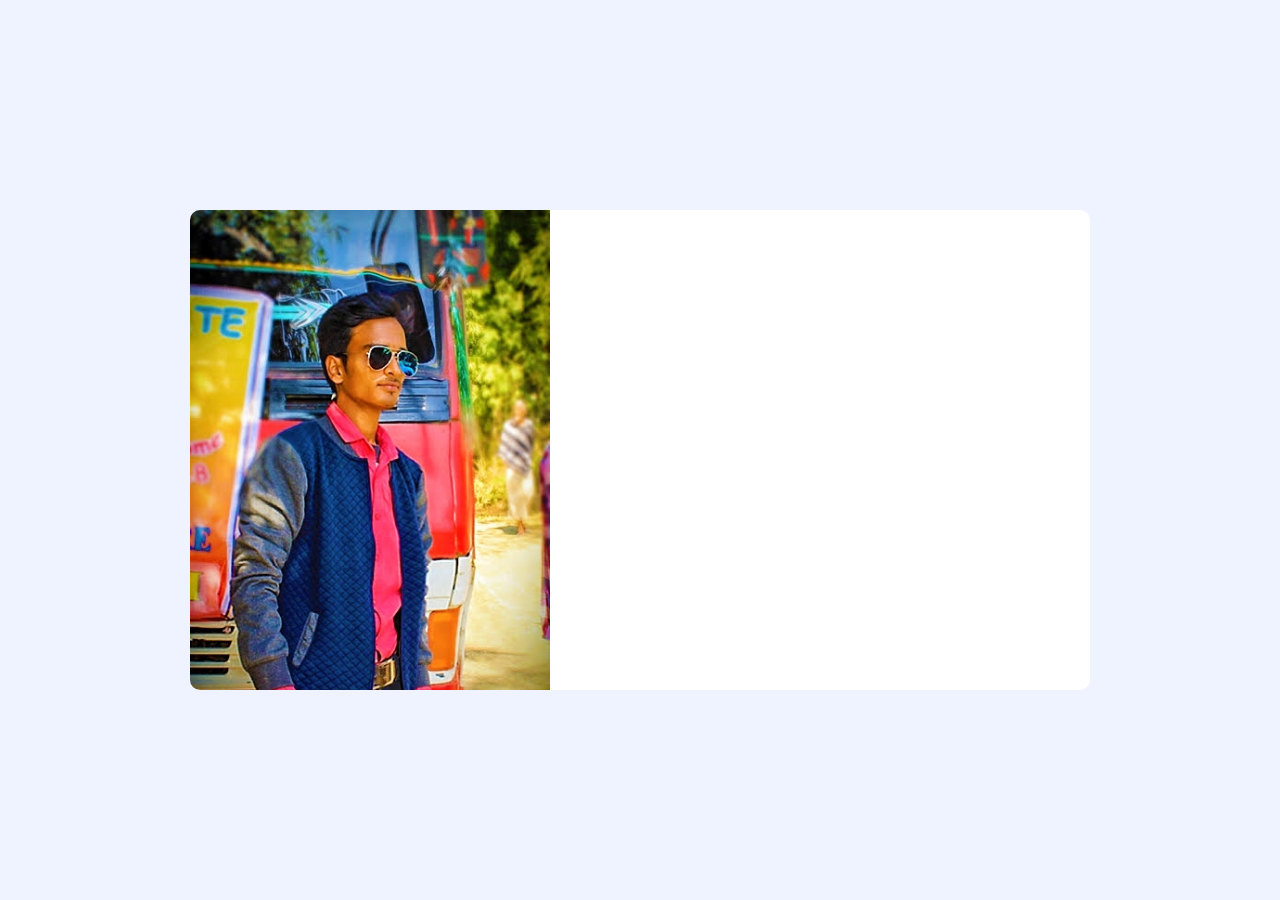
<file: components/Testimonal-1/Index.html>
<!DOCTYPE html>
<html lang="en">
  <head>
    <meta charset="UTF-8" />
    <meta name="viewport" content="width=device-width, initial-scale=1.0" />
    <title>testimonials</title>
    <link rel="stylesheet" href="style.css" />
    <link
      rel="stylesheet"
      href="https://cdnjs.cloudflare.com/ajax/libs/font-awesome/5.13.1/css/all.min.css"
    />
  </head>

  <body>
    <div class="container">
      <div class="testi-items-1">
        <img src="./images/rkP1.JPG" alt="" srcset="" />
      </div>

      <div class="testi-items-2">
        <i class="fas fa-quote-left"></i>
        <p>
          link Neo from the Matrix, the World opens up and start to see
          everything in 1's and 0's
        </p>

        <h4>Edward S. hisey</h4>
        <small>cheif MArketing Officer</small>
      </div>

      <div class="brands">
        <img src="images/webly2.png" alt="" srcset="" />
        <img src="images/capanel.png" alt="" srcset="" />
        <img src="images/tesla.png" alt="" srcset="" />
        <img src="images/tnw2.png" alt="" srcset="" />
        <button>view All<i class="fas fa-angle-double-right"></i></button>
      </div>
    </div>
  </body>
</html>
</file>
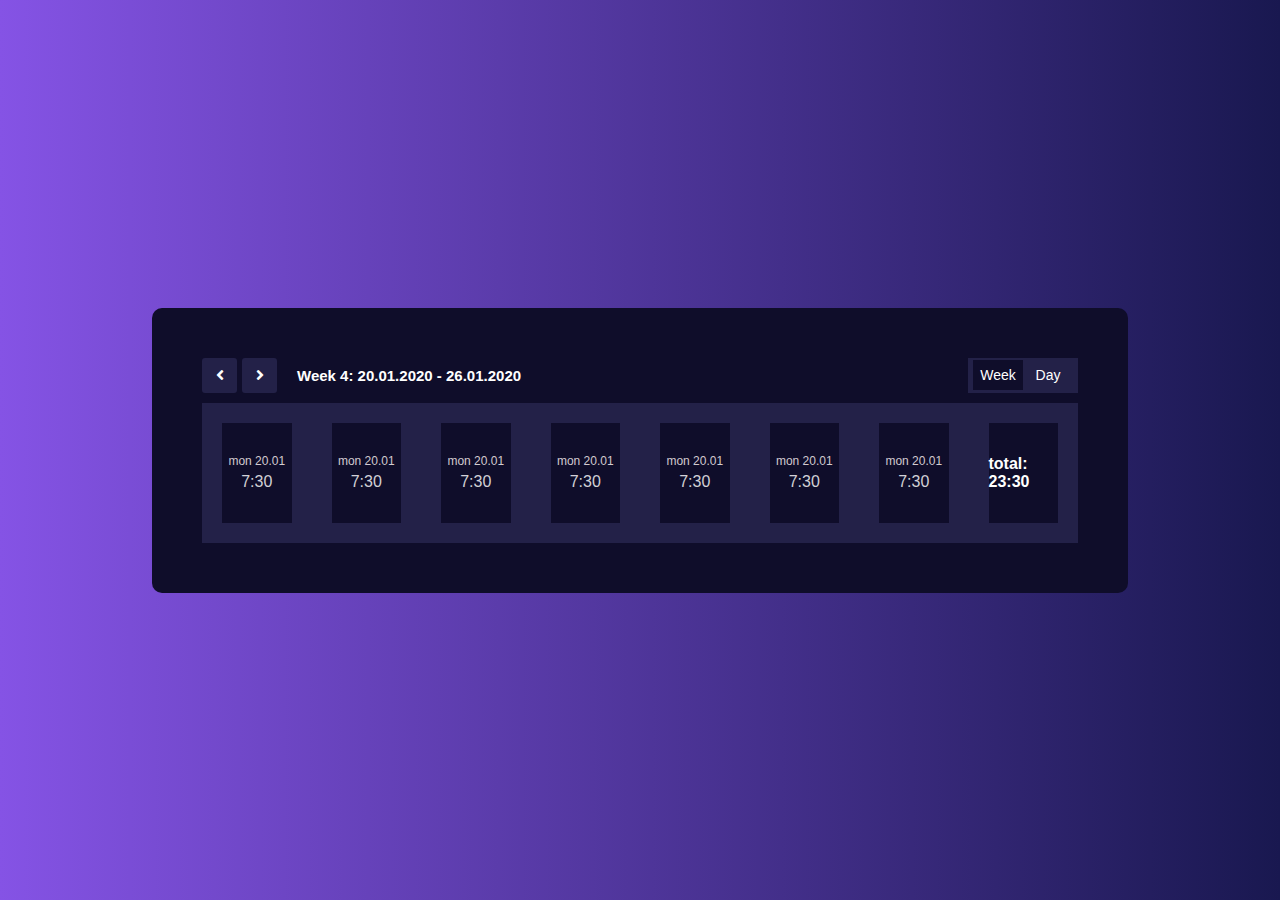
<file: components/Timesheet_Header/index.html>
<!DOCTYPE html>
<html lang="en">
  <head>
    <meta charset="UTF-8" />
    <meta http-equiv="X-UA-Compatible" content="IE=edge" />
    <meta name="viewport" content="width=device-width, initial-scale=1.0" />
    <title>Timesheet_Header</title>
    <link
      rel="stylesheet"
      href="https://cdnjs.cloudflare.com/ajax/libs/font-awesome/5.13.1/css/all.min.css"
    />
    <link rel="stylesheet" href="./style.css" />
  </head>

  <body>
    <div class="container">
      <div class="card">
        <div class="card-header">
          <div class="nav-group">
            <div class="nav">
              <i class="fas fa-angle-left"></i>
              <i class="fas fa-angle-right"></i>
            </div>
            <div class="con">
              <h6>Week 4: 20.01.2020 - 26.01.2020</h6>
            </div>
          </div>
          <div class="wd">
            <span class="week">Week</span>
            <span class="day">Day</span>
          </div>
        </div>
        <div class="card-body">
          <div class="dt-item dt-item-active">
            <small>mon 20.01</small>
            <h6>7:30</h6>
          </div>
          <div class="dt-item dt-item-active">
            <small>mon 20.01</small>
            <h6>7:30</h6>
          </div>
          <div class="dt-item dt-item-active">
            <small>mon 20.01</small>
            <h6>7:30</h6>
          </div>
          <div class="dt-item dt-item-active">
            <small>mon 20.01</small>
            <h6>7:30</h6>
          </div>
          <div class="dt-item dt-item-active">
            <small>mon 20.01</small>
            <h6>7:30</h6>
          </div>
          <div class="dt-item dt-item-active">
            <small>mon 20.01</small>
            <h6>7:30</h6>
          </div>
          <div class="dt-item dt-item-active">
            <small>mon 20.01</small>
            <h6>7:30</h6>
          </div>
          <div class="dt-item dt-item-active">
            <h4>total: 23:30</h4>
          </div>
        </div>
      </div>
    </div>
  </body>
</html>
</file>
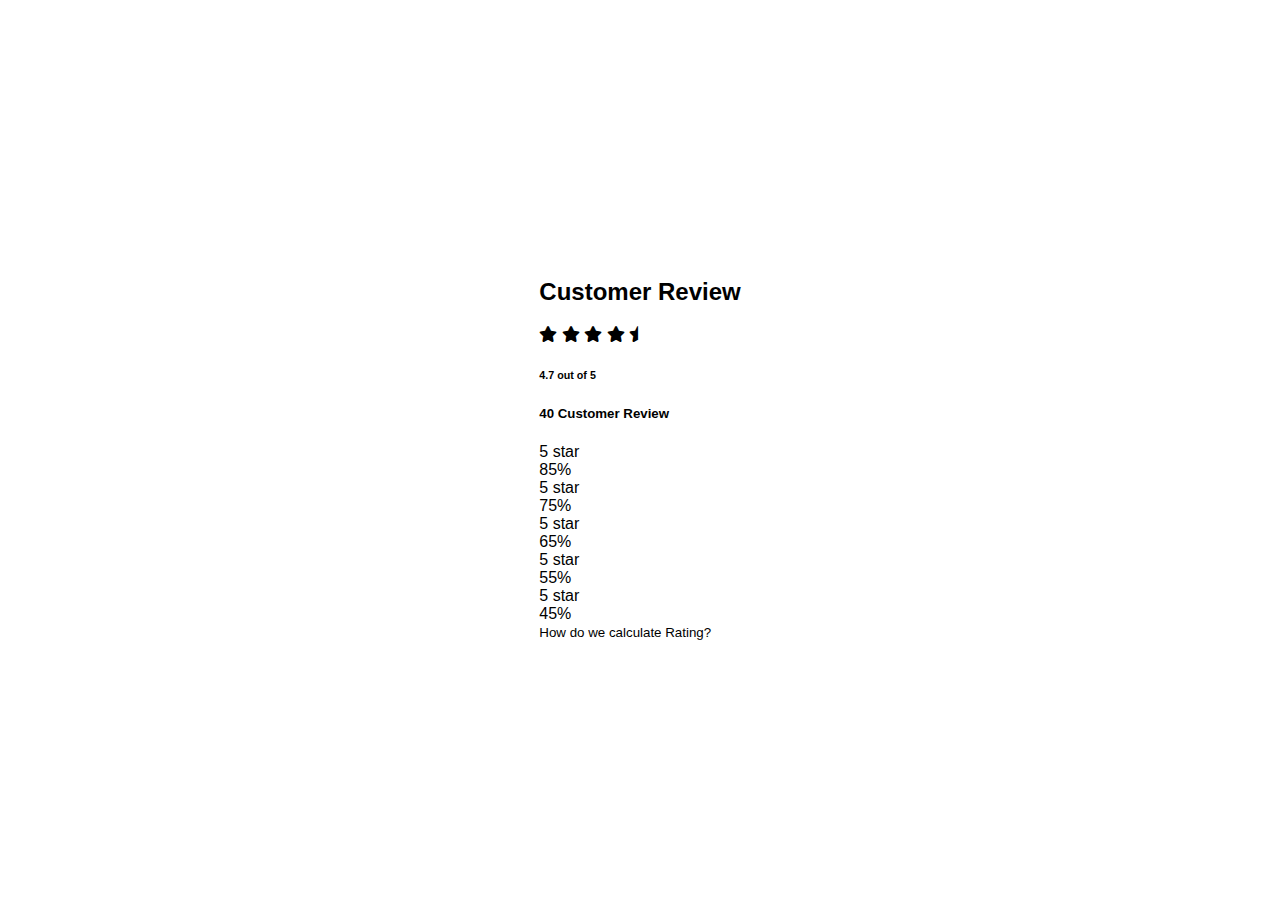
<file: components/Rating_Card/Inde.Html>
<!DOCTYPE html>
<html lang="en">
  <head>
    <meta charset="UTF-8" />
    <meta http-equiv="X-UA-Compatible" content="IE=edge" />
    <meta name="viewport" content="width=device-width, initial-scale=1.0" />
    <title>Rating_Card</title>
    <link
      rel="stylesheet"
      href="https://cdnjs.cloudflare.com/ajax/libs/font-awesome/5.13.1/css/all.min.css"
    />
    <link rel="stylesheet" href="./Style.Css" />
  </head>
  <body>
    <div class="container">
      <h2>Customer Review</h2>
      <div class="review-bar">
        <i class="fas fa-star"></i>
        <i class="fas fa-star"></i>
        <i class="fas fa-star"></i>
        <i class="fas fa-star"></i>
        <i class="fas fa-star-half"></i>
        <h6>4.7 out of 5</h6>
      </div>
      <h5>40 Customer Review</h5>
      <div class="review-nums">
        <span>5 star</span>
        <div class="bar-back">
          <div class="bar-front" style="width: 85%">
            <span class="pointer">85%</span>
          </div>
        </div>
      </div>
      <div class="review-nums">
        <span>5 star</span>
        <div class="bar-back">
          <div class="bar-front" style="width: 75%">
            <span class="pointer">75%</span>
          </div>
        </div>
      </div>
      <div class="review-nums">
        <span>5 star</span>
        <div class="bar-back">
          <div class="bar-front" style="width: 65%">
            <span class="pointer">65%</span>
          </div>
        </div>
      </div>
      <div class="review-nums">
        <span>5 star</span>
        <div class="bar-back">
          <div class="bar-front" style="width: 55%">
            <span class="pointer">55%</span>
          </div>
        </div>
      </div>
      <div class="review-nums">
        <span>5 star</span>
        <div class="bar-back">
          <div class="bar-front" style="width: 45%">
            <span class="pointer">45%</span>
          </div>
        </div>
      </div>
      <small class="calc">How do we calculate Rating?</small>
    </div>
  </body>
</html>
</file>
<file: components/Blog_Cards/Style.Css>
*/::after/::before {
  margin: 0;
  padding: 0;
  box-sizing: border-box;
}
body {
  background-color: #dedfe4;
  font-family: "Poppins", sans-serif;
  align-items: center;
  display: flex;
  justify-content: center;
  width: 100%;
  height: 100vh;
  margin: 0;
}
.container {
  display: grid;
  grid-template-columns: repeat(3, 1fr);
  gap: 20px;
  width: 940px;
  margin: auto;
}
.card {
  background-color: #fff;
  border-radius: 10px;
  box-shadow: 0 2px 20px rgba(0, 0, 0, 0.1);
  overflow: hidden;
  width: 300px;
  cursor: pointer;
}

.card-header img {
  width: 100%;
  height: 200px;
  object-fit: cover;
}
.card-body {
  display: flex;
  flex-direction: column;
  align-self: start;
  padding: 20px;
  min-height: 250px;
}
.tag {
  background: grey;
  border-radius: 50px;
  font-size: 10px;
  font-weight: 200;
  letter-spacing: 0.1rem;
  margin: 0px auto;
  margin-left: 2px;
  color: white;
  padding: 4px 12px;
  text-transform: uppercase;
}
.tag-teal {
  background-color: teal;
}

.tag-purple {
  background-color: purple;
}

.tag-pink {
  background-color: green;
}

.card-body h4 {
  padding: 10px 0;
  margin: 0;
}
.card-body p {
  font-size: 13px;
  margin: 0 0 40px;
}

.user {
  display: flex;
  margin-top: auto;
}

.user img {
  width: 40px;
  height: 40px;
  border-radius: 50%;
  margin-right: 10px;
}
.user-info h5 {
  margin: 0;
}

.user-info small {
  color: #8d8d8c;
}
</file>
<file: components/link_Share/Style.Css>
@import url("https://fonts.googleapis.com/css2?family=Poppins:wght@200;400;600&display=swap");
* {
  -webkit-box-sizing: border-box;
  box-sizing: border-box;
  margin: 0;
  padding: 0;
}

body {
  background-color: #eff2f8;
  font-family: "Poppins", sans-serif;
  display: -Share something awesomewebkit-box;
  display: -ms-flexbox;
  display: flex;
  -webkit-box-align: center;
  -ms-flex-align: center;
  align-items: center;
  -webkit-box-pack: center;
  -ms-flex-pack: center;
  justify-content: center;
  margin: auto;
  height: 100vh;
}

.circle {
  width: 450px;
  height: 450px;
  background-color: #9677ef;
  border-radius: 500px;
  position: relative;
  display: -webkit-box;
  display: -ms-flexbox;
  display: flex;
  -webkit-box-align: center;
  -ms-flex-align: center;
  align-items: center;
  -webkit-box-pack: center;
  -ms-flex-pack: center;
  justify-content: center;
}

.card {
  width: 600px;
  height: 350px;
  background-color: white;
  padding: 35px;
  position: absolute;
  border-radius: 10px;
  -webkit-box-shadow: 0 4px 5px rgba(0, 0, 0, 0.2);
  box-shadow: 0 4px 5px rgba(0, 0, 0, 0.2);
}

.fa-times {
  position: absolute;
  right: 20px;
  top: 20px;
  color: #9677ef;
  cursor: pointer;
}

.fa-times:hover {
  -webkit-transform: scale(1.2);
  transform: scale(1.2);
  cursor: pointer;
  -webkit-transition: all 330ms ease-out;
  transition: all 330ms ease-out;
}

.card h3 {
  font-size: 16px;
}

.card p {
  font-size: 12px;
  margin-top: 5px;
  font-weight: 400;
}

.card .form-control {
  width: 100%;
  margin: 20px 0;
  display: inline-block;
}

.form-control input {
  font-size: 14px;
  max-width: 100%;
  width: 80%;
  padding: 10px 20px;
  outline: none;
  border: 1px solid rgba(114, 67, 245, 0.7);
}

.form-control input:hover {
  outline: none;
  border: 1px solid rgba(114, 67, 245, 0.5);
}

.form-control input:focus {
  outline: none;
  border: 1px solid #7243f5;
}

.form-control button {
  padding: 11px 30px;
  background-color: #9677ef;
  border: none;
  margin-left: 5px;
  color: white;
  font-size: 14px;
}

.form-control button:hover {
  background-color: #7243f5;
  border: none;
  -webkit-transition: all 330ms ease-out;
  transition: all 330ms ease-out;
  cursor: pointer;
}

.card-footer {
  width: 100%;
  height: 120px;
  border-radius: 10px;
  background-color: #f8f9fd;
  padding: 15px 15px;
  margin-top: 10px;
}

.card-footer h6 {
  font-size: 14px;
  margin-top: 8px;
}

.card-footer p {
  font-size: 12px;
  margin-top: 10px;
}

.card-footer a {
  color: #7243f5;
}
</file>
<file: components/Links/Style.Css>
* {
  margin: 0;
  padding: 0;
  -webkit-box-sizing: border-box;
  box-sizing: border-box;
}

body {
  background-color: #e7e8ec;
  font-family: "Poppins", sans-serif;
  display: -webkit-box;
  display: -ms-flexbox;
  display: flex;
  -webkit-box-align: center;
  -ms-flex-align: center;
  align-items: center;
  -webkit-box-pack: center;
  -ms-flex-pack: center;
  justify-content: center;
  margin: auto;
  height: 100vh;
}

.container {
  width: 1200px;
  background-color: white;
  padding: 70px;
  border-radius: 12px;
}

h2 {
  margin-left: 35px;
  margin-right: 500px;
  margin-bottom: 15px;
}

.content {
  display: -webkit-box;
  display: -ms-flexbox;
  display: flex;
}

.link-box {
  -webkit-box-flex: 1.5;
  -ms-flex: 1.5;
  flex: 1.5;
  display: -ms-grid;
  display: grid;
  -ms-grid-columns: (1fr), [2];
  grid-template-columns: repeat(2, 1fr);
}

.link-item {
  width: 300px;
  border-radius: 15px;
  margin: 10px;
  padding: 20px;
}

.link-item:hover {
  background-color: #ffbc00;
  cursor: pointer;
}

.link-item i {
  background-color: #ffbc00;
  color: white;
  font-size: 25px;
  height: 50px;
  width: 50px;
  border-radius: 50px;
  display: -webkit-box;
  display: -ms-flexbox;
  display: flex;
  -webkit-box-align: center;
  -ms-flex-align: center;
  align-items: center;
  -webkit-box-pack: center;
  -ms-flex-pack: center;
  justify-content: center;
}

.link-item:hover i {
  background-color: white;
  color: #ffbc00;
}

.link-item h5 {
  font-size: 18px;
  margin: 10px 0;
}

.link-item p {
  font-size: 14px;
  font-family: "Poppins", sans-serif;
}

.blog-box {
  border: 1px solid rgba(0, 0, 0, 0.1);
  border-radius: 12px;
  padding: 20px;
  display: -webkit-box;
  display: -ms-flexbox;
  display: flex;
  -webkit-box-orient: vertical;
  -webkit-box-direction: normal;
  -ms-flex-direction: column;
  flex-direction: column;
  margin: auto 0;
}

.blog-box h3 {
  margin: 5px;
  margin-left: 15px;
}

.blog-box:hover {
  cursor: pointer;
  border-radius: 10px;
  background-color: rgb(240, 231, 231);
}

.blog-item {
  padding: 15px;
}

.blog-item:hover {
  cursor: pointer;
  border-radius: 10px;
  background-color: #fff;
}

.blog-item small {
  color: #ffbc00;
}

@media (max-width: 768px) {
  body {
    background-color: white;
  }
  .container {
    width: 100%;
    height: 100%;
  }
  .content {
    display: -webkit-box;
    display: -ms-flexbox;
    display: flex;
    -webkit-box-orient: vertical;
    -webkit-box-direction: normal;
    -ms-flex-direction: column;
    flex-direction: column;
    -webkit-box-align: center;
    -ms-flex-align: center;
    align-items: center;
    -webkit-box-pack: center;
    -ms-flex-pack: center;
    justify-content: center;
  }
  .link-box {
    display: -ms-grid;
    display: grid;
    -ms-grid-columns: (1fr) [1];
    grid-template-columns: repeat(1, 1fr);
  }
  h2 {
    margin: 10px;
  }
  .blog-box {
    width: 300px;
    margin: 0;
    margin-top: 30px;
  }
  .blog-item {
    width: 250px;
  }
}
/*# sourceMappingURL=style.css.map */
</file>
<file: components/Login_Account/Style.Css>
*::after/::before/ {
  -webkit-box-sizing: border-box;
  box-sizing: border-box;
  margin: 0;
  padding: 0;
}
body {
  background-color: #f7f8fc;
  color: #141c2c;
  font-family: "Open Sans", sans-serif;
  display: -webkit-box;
  display: -ms-flexbox;
  display: flex;
  -ms-flex-align: center;
  -ms-flex-pack: center;
  align-self: center;
  -webkit-box-pack: center;
  justify-content: center;
  height: 100vh;
  margin: 0;
}
a {
  color: #2762eb;
  text-decoration: none;
}
.container {
  background-color: white;
  border-radius: 10px;
  border: 20px solid #dce7ff;
  width: 1000px;
  max-width: 100%;
  margin: auto;
  display: -webkit-box;
  display: -ms-flexbox;
  display: flex;
  -webkit-box-shadow: 0 4px 5px black;
  box-shadow: 0 4px 5px black;
}
form {
  border-right: 1px solid #ecf2ff;
  display: -webkit-box;
  display: -ms-flexbox;
  display: flex;
  -webkit-box-orient: vertical;
  -webkit-box-direction: normal;
  -ms-flex-direction: column;
  flex-direction: column;
  -webkit-box-align: center;
  -ms-flex-align: center;
  align-items: center;
  -webkit-box-pack: center;
  -ms-flex-pack: center;
  justify-content: center;
  padding: 40px;
  -webkit-box-flex: 1;
  -ms-flex: 1;
  flex: 1;
}
.form-control {
  margin: 10px 0;
  width: 100%;
}
label {
  display: inline-block;
  font-weight: bold;
  margin-bottom: 5px;
}
input:not([type="checkbox"]) {
  background-color: transparent;
  border: 2px solid #ecf2ff;
  border-radius: 3px;
  font-family: inherit;
  font-size: 14px;
  padding: 10px;
  width: 100%;
  margin: 0;
}
input:not([type="checkbox"]):hover {
  border: 2px solid blue;
}

input:not([type="checkbox"]):focus {
  border: 2px solid blue;
}

input[type="checkbox"] {
  cursor: pointer;
}
.checkbox-container {
  display: -webkit-box;
  display: -ms-flexbox;
  display: flex;
  -webkit-box-pack: justify;
  -ms-flex-pack: justify;
  justify-content: space-between;
  -webkit-box-align: baseline;
  -ms-flex-align: baseline;
  align-items: baseline;
  font-size: 14px;
  margin-bottom: 15px;
  width: 100%;
}
.checkbox-container label {
  color: #7a7e8c;
  font-weight: normal;
  margin-left: 5px;
}

.checkbox-container a {
  margin-left: auto;
  font-weight: 600;
}
.btn {
  cursor: pointer;
  background-color: #141c2c;
  border: 2px solid #141c2c;
  border-radius: 3px;
  color: white;
  display: -webkit-box;
  display: -ms-flexbox;
  display: flex;
  -webkit-box-align: center;
  -ms-flex-align: center;
  align-items: center;
  -webkit-box-pack: center;
  -ms-flex-pack: center;
  justify-content: center;
  font-family: inherit;
  font-size: 14px;
  padding: 10px;
  margin: 20px 0;
  width: 100%;
}
.btn img {
  margin-right: 5px;
  width: 20px;
}

small a {
  font-weight: bold;
}
.btn-ghost {
  background-color: transparent;
  border-color: #ecf2ff;
  color: #141c2c;
}
.features {
  -webkit-box-flex: 1.5;
  -ms-flex: 1.5;
  flex: 1.5;
  display: -webkit-box;
  display: -ms-flexbox;
  display: flex;
  -webkit-box-orient: vertical;
  -webkit-box-direction: normal;
  -ms-flex-direction: column;
  flex-direction: column;
  -webkit-box-pack: start;
  -ms-flex-pack: start;
  justify-content: start;
  padding: 40px;
}
.feature {
  position: relative;
  padding-left: 30px;
  margin: 40px 0;
}
.feature i {
  color: #2762eb;
  position: absolute;
  top: 6px;
  left: 0;
}
.feature {
  margin: 0;
}
.feature p {
  font-size: 14px;
  line-height: 1.8;
  margin: 5px 0;
}
</file>
<file: components/Login_Modern/Style.Css>
@import url("https://fonts.googleapis.com/css2?family=Montserrat:wght@200;300;400;600&display=swap");
* {
  -webkit-box-sizing: border-box;
  box-sizing: border-box;
  padding: 0;
  margin: 0;
}

body {
  background-color: #f8efef;
  font-family: "Montserrat", sans-serif;
  display: -webkit-box;
  display: -ms-flexbox;
  display: flex;
  -webkit-box-align: center;
  -ms-flex-align: center;
  align-items: center;
  -webkit-box-pack: center;
  -ms-flex-pack: center;
  justify-content: center;
  height: 100vh;
  margin: auto;
}

.container {
  display: -webkit-box;
  display: -ms-flexbox;
  display: flex;
  -webkit-box-align: center;
  -ms-flex-align: center;
  align-items: center;
  -webkit-box-pack: center;
  -ms-flex-pack: center;
  justify-content: center;
  width: 900px;
  background-color: white;
  border-radius: 15px;
  overflow: hidden;
  -webkit-box-shadow: 0 4px 5px rgba(0, 0, 0, 0.1);
  box-shadow: 0 4px 5px rgba(0, 0, 0, 0.1);
}

.log-section {
  -webkit-box-flex: 1.5;
  -ms-flex: 1.5;
  flex: 1.5;
  padding: 60px;
  display: -webkit-box;
  display: -ms-flexbox;
  display: flex;
  -webkit-box-align: start;
  -ms-flex-align: start;
  align-items: flex-start;
  -webkit-box-pack: start;
  -ms-flex-pack: start;
  justify-content: flex-start;
  -webkit-box-orient: vertical;
  -webkit-box-direction: normal;
  -ms-flex-direction: column;
  flex-direction: column;
  max-width: 490px;
}

.log-section h3 {
  font-size: 20px;
  font-weight: 600;
}

.log-section p {
  font-size: 14px;
  font-weight: 400;
  margin-top: 10px;
}

.form-control {
  width: 100%;
  margin-top: 40px;
}

input {
  max-width: 100%;
  width: 100%;
  outline: none;
  background: transparent;
  border: 1px solid rgba(0, 0, 0, 0.2);
  padding: 15px 15px;
  border-radius: 5px;
  margin-bottom: 20px;
}

input:hover {
  border: 1px solid rgba(0, 0, 255, 0.4);
}

input:active {
  border: 1px solid rgba(0, 0, 255, 0.7);
}

input:focus {
  border: 1px solid rgba(0, 0, 255, 0.7);
}

.btn-section {
  display: -webkit-box;
  display: -ms-flexbox;
  display: flex;
  -webkit-box-align: center;
  -ms-flex-align: center;
  align-items: center;
  -webkit-box-pack: justify;
  -ms-flex-pack: justify;
  justify-content: space-between;
  margin: auto;
  width: 100%;
}

.btn-section h6 {
  color: dodgerblue;
  .btn-section {
    display: -webkit-box;
    display: -ms-flexbox;
    display: flex;
    -webkit-box-align: center;
    -ms-flex-align: center;
    align-items: center;
    -webkit-box-pack: justify;
    -ms-flex-pack: justify;
    justify-content: space-between;
    margin: auto;
    width: 100%;
  }

  font-size: 14px;
  cursor: pointer;
}

.btn-section button {
  cursor: pointer;
  padding: 15px 40px;
  outline: none;
  background-color: #47c7f1;
  border: none;
  border-radius: 5px;
  color: white;
  font-size: 14px;
}

i {
  margin-left: 5px;
}

.btn-section button:hover {
  background-color: #056585;
  -webkit-transition: ease-in-out 0.3s;
  transition: ease-in-out 0.3s;
}

.img-section {
  -webkit-box-flex: 1;
  -ms-flex: 1;
  flex: 1;
  -o-object-fit: cover;
  object-fit: cover;
  height: 540px;
  background-position: center;
  background-repeat: no-repeat;
  background-size: cover;
}

.divider {
  margin: 15px;
  border-top: 0.01rem solid rgba(0, 0, 0, 0.1);
  width: 90%;
}

.or {
  text-align: center;
  width: 100%;
  margin: 20px auto;
  margin-bottom: 10px;
  color: grey;
}

.social-login {
  display: -webkit-box;
  display: -ms-flexbox;
  display: flex;
  width: 100%;
  -webkit-box-align: center;
  -ms-flex-align: center;
  align-items: center;
  -webkit-box-pack: center;
  -ms-flex-pack: center;
  justify-content: center;
  margin-top: 20px;
}

.social {
  width: 150px;
  display: -webkit-box;
  display: -ms-flexbox;
  display: flex;
  -webkit-box-align: center;
  -ms-flex-align: center;
  align-items: center;
  -webkit-box-pack: center;
  -ms-flex-pack: center;
  .divider {
    margin: 15px;
    border-top: 0.01rem solid rgba(0, 0, 0, 0.1);
    width: 90%;
  }

  .or {
    text-align: center;
    width: 100%;
    margin: 20px auto;
    margin-bottom: 10px;
    color: grey;
  }
  justify-content: center;
  margin-right: 10px;
  border: 0.01rem solid rgba(0, 0, 0, 0.1);
  padding: 10px 20px;
  cursor: pointer;
}

.social:hover {
  background-color: rgba(128, 128, 128, 0.2);
  -webkit-transition: ease-in-out 0.2s;
  transition: ease-in-out 0.2s;
}

.social-login img {
  width: 25px;
  margin-right: 10px;
}

.social-login h6 {
  font-size: 14px;
}

.signup {
  margin-top: 30px;
  text-align: center;
  width: 100%;
}

@media (max-width: 768px) {
  .img-section {
    display: none;
  }
  .container {
    margin: 10px 15px;
  }
}
/*# sourceMappingURL=style.css.map */
</file>
<file: components/Modern_Card/Style.Css>
@import url("https://fonts.googleapis.com/css2?family=Montserrat:wght@400;500;600&display=swap");
* {
  -webkit-box-sizing: border-box;
          box-sizing: border-box;
  padding: 0;
  margin: 0;
}

body {
  background-color: #F5F8FF;
  font-family: 'Montserrat', sans-serif;
  display: -webkit-box;
  display: -ms-flexbox;
  display: flex;
  -webkit-box-align: center;
      -ms-flex-align: center;
          align-items: center;
  -webkit-box-pack: center;
      -ms-flex-pack: center;
          justify-content: center;
  height: 100%;
  margin: auto;
}

.container {
  display: -ms-grid;
  display: grid;
  -ms-grid-columns: (1fr)[4];
      grid-template-columns: repeat(4, 1fr);
  gap: 20px;
  padding: 50px;
}

.card {
  border-radius: 10px;
  overflow: hidden;
  -webkit-box-shadow: 0 4px 5px rgba(0, 0, 0, 0.2);
          box-shadow: 0 4px 5px rgba(0, 0, 0, 0.2);
}

.card:hover {
  -webkit-box-shadow: 0 4px 5px rgba(0, 0, 0, 0.4);
          box-shadow: 0 4px 5px rgba(0, 0, 0, 0.4);
  -webkit-transform: scale(1.02);
          transform: scale(1.02);
  -webkit-transition: all 330ms ease-out;
  transition: all 330ms ease-out;
  cursor: pointer;
}

span {
  width: 40px;
  height: 40px;
  border-radius: 50px;
  background-color: #ac2f2f;
  -webkit-box-shadow: 0 4px 5px rgba(0, 0, 0, 0.2);
          box-shadow: 0 4px 5px rgba(0, 0, 0, 0.2);
  position: relative;
}

span i {
  position: absolute;
  top: -9px;
  left: 10px;
  color: dodgerblue;
  font-size: 26px;
}

span i:hover {
  color: #0884ff;
  -webkit-transition: ease-in-out .3s;
  transition: ease-in-out .3s;
  cursor: pointer;
  -webkit-transform: scale(1.2);
          transform: scale(1.2);
}

.card-img {
  width: 350px;
  height: 250px;
  background-position: center;
  background-repeat: no-repeat;
  background-size: cover;
}

.card-body {
  padding: 15px 10px;
  background-color: #fff;
  display: -webkit-box;
  display: -ms-flexbox;
  display: flex;
  -webkit-box-align: center;
      -ms-flex-align: center;
          align-items: center;
  -webkit-box-pack: justify;
      -ms-flex-pack: justify;color-adjust;
          justify-content: space-between;
}

.card-body h3 {
  font-size: 16px;
  margin: 10px 5px;
}

.card-body small {
  font-size: 13px;
  margin: 10px 5px;
}

.card:hover .cb button {
  opacity: 1;
  -webkit-transition: all 330ms ease-out;
  transition: all 330ms ease-out;
}

.cb button {
  padding: 13px 20px;
  outline: none;
  background-color: dodgerblue;
  border: 0;
  border-radius: 5px;
  color: white;
  font-size: 14px;
  font-weight: 600;
  letter-spacing: .05rem;
  opacity: 0;
}

.cb button:hover {
  background-color: #0884ff;
  cursor: pointer;
  -webkit-transition: ease-in-out .5s;
  transition: ease-in-out .5s;
}

@media (max-width: 1372px) {
  .container {
    -ms-grid-columns: (1fr)[3];
        grid-template-columns: repeat(3, 1fr);
  }
}

@media (max-width: 1073px) {
  .container {
    -ms-grid-columns: (1fr)[2];
        grid-template-columns: repeat(2, 1fr);
  }
}

@media (max-width: 775px) {
  .container {
    -ms-grid-columns: (1fr)[1];
        grid-template-columns: repeat(1, 1fr);
  }
}
/*# sourceMappingURL=style.css.map */
</file>
<file: components/News_letter/Style.Css>
*:active,
::before {
  -webkit-box-sizing: border-box;
  box-sizing: border-box;
  padding: 0;
  margin: 0;
}

body {
  font-family: "Montserrat", sans-serif;
  background-color: #ffffff;
  display: -webkit-box;
  display: -ms-flexbox;
  display: flex;
  -webkit-box-align: center;
  -ms-flex-align: center;
  align-items: center;
  -webkit-box-pack: center;
  -ms-flex-pack: center;
  justify-content: center;
  margin: 0;
  height: 100vh;
  color: white;
}

.container {
  display: -webkit-box;
  display: -ms-flexbox;
  display: flex;
  -webkit-box-align: center;
  -ms-flex-align: center;
  align-items: center;
  -webkit-box-pack: center;
  -ms-flex-pack: center;
  justify-content: center;
  width: 95%;
}

.newsletter {
  width: 90%;
  background-image: -webkit-gradient(
    linear,
    left top,
    right top,
    from(#c685f2),
    to(#f97ca8)
  );
  background-image: linear-gradient(to right, #c685f2, #f97ca8);
  border-radius: 15px;
  display: -webkit-box;
  display: -ms-flexbox;
  display: flex;
  -webkit-box-orient: vertical;
  -webkit-box-direction: normal;
  -ms-flex-direction: column;
  flex-direction: column;
  -webkit-box-align: center;
  -ms-flex-align: center;
  align-items: center;
  -webkit-box-pack: center;
  -ms-flex-pack: center;
  justify-content: center;
  padding: 15px 10px;
  position: relative;
}

.day {
  position: absolute;
  right: 10px;
  top: 15px;
  border: 1px solid white;
  padding: 10px 20px;
  height: 60px;
  display: -webkit-box;
  display: -ms-flexbox;
  display: flex;
  -webkit-box-orient: vertical;
  -webkit-box-direction: normal;
  -ms-flex-direction: column;
  flex-direction: column;
  -webkit-box-align: center;
  -ms-flex-align: center;
  align-items: center;
  -webkit-box-pack: center;
  -ms-flex-pack: center;
  justify-content: center;
}

.newsletter .day small {
  font-size: 14px;
  font-weight: 300;
  margin: 0;
  margin-top: 30px;
}

.newsletter .day h2 {
  font-size: 16px;
  font-weight: 600;
  margin: 0;
  margin-bottom: 30px;
}

.newsletter small {
  font-size: 14px;
  text-transform: uppercase;
  color: whitesmoke;
  font-weight: 300;
}

.newsletter h2 {
  margin: 20px 0;
}

.form-control {
  display: -webkit-inline-box;
  display: -ms-inline-flexbox;
  display: inline-flex;
}

input {
  background-color: rgba(81, 33, 111, 0.25);
  border-radius: 5px;
  width: 400px;
  position: relative;
  padding: 10px 15px;
  color: #ffffff;
  border: 1px solid transparent;
  -webkit-transition: border 0.3s ease-in-out;
  transition: border 0.3s ease-in-out;
  line-height: normal;
  outline: none;
  display: inline-block;
}

input:hover {
  border: 1px solid whitesmoke;
}

input:active {
  border: 1px solid white;
}

::-webkit-input-placeholder {
  color: whitesmoke;
}

:-ms-input-placeholder {
  color: whitesmoke;
}

::-ms-input-placeholder {
  color: whitesmoke;
}

::placeholder {
  color: whitesmoke;
}

button {
  display: inline-block;
  max-width: 150px;
  position: relative;
  margin-left: 1%;
  border: 1px solid rgba(255, 255, 255, 0.5);
  border-radius: 5px;
  font-size: 14px;
  padding: 11px 15px;
  font-weight: bold;
  width: 100%;
  cursor: pointer;
  -webkit-transition: all 0.3s ease-in-out;
  transition: all 0.3s ease-in-out;
  text-align: center;
  background-color: transparent;
  color: whitesmoke;
  margin-left: 15px;
  outline: none;
}

button:hover {
  background-color: #ce396b9d;
  border: 1px solid whitesmoke;
}

.cond {
  margin-top: 15px;
}

@media (max-width: 768px) {
  .newsletter {
    -webkit-box-align: start;
    -ms-flex-align: start;
    align-items: flex-start;
    -webkit-box-pack: start;
    -ms-flex-pack: start;
    justify-content: flex-start;
  }
  input {
    width: 280px;
  }
}
</file>
<file: components/Ranjit_Portfolio_Design/Style.Css>
*::before,
*::after {
  margin: 0;
  padding: 0;
  box-sizing: border-box;
}
/* Custom Properties, updates these for your own design */

:root {
  --ff-primary: "source sens pro", sans-serif;
  --ff-secondary: "source code pro", monospace;

  --fw-reg: 300;
  --fw-bold: 900;

  --clr-light: #fff;
  --clr-dark: #303030;
  --clr-accent: #16e0bd;

  --fs-h1: 3rem;
  --fs-h2: 2.25rem;
  --fs-h3: 1.25rem;
  --fs-body: 1rem;
}

@media (min-width: 800px) {
  :root {
    --fs-h1: 4.5rem;
    --fs-h2: 3.75rem;
    --fs-h3: 1.5rem;
    --fs-body: 1.125rem;
  }
}

/* General Styles */

body {
  background: var(--clr-light);
  color: var(--clr-dark);
  margin: 0;
  font-family: var(--ff-primary);
  font-size: var(--fs-body);
  line-height: 1.6;
}

img {
  display: block;
  max-width: 100%;
}

/* typography */

h1 h2 h3 {
  line-height: 1.1;
  margin: 0;
}

h1 {
  font-size: var(--fs-h1);
}
h2 {
  font-size: var(--fs-h1);
}
h3 {
  font-size: var(--fs-h1);
}
</file>
<file: components/Testimonal-1/style.css>
* {
  -webkit-box-sizing: border-box;
  box-sizing: border-box;
  margin: 0;
  padding: 0;
}

body {
  background-color: #eff3ff;
  display: -webkit-box;
  display: -ms-flexbox;
  display: flex;
  align-items: center;
  justify-content: center;
  flex-direction: column;
  margin: auto;
  height: 100vh;
}

.container {
  display: -ms-grid;
  display: grid;
  grid-template-columns: repeat(2, 1fr);
  border-radius: 10px;
  background-color: white;
  overflow: hidden;
  width: 900px;
  height: 480px;
}

.testi-items-1 img {
  width: 360px;
  -o-object-fit: cover;
  object-fit: cover;
}

.testi-items-1 {
  -webkit-box-flex: 1;
  -ms-flex: 1;
  flex: 1;
  width: 350px;
}

.testi-items-2 {
  width: 550px;
  -webkit-box-flex: 1.5;
  -ms-flex: 1.5;
  flex: 1.5;
  margin-left: 0;
  padding: 100px;
}

.fa-quote-left {
  font-size: 30px;
}

.testi-items-2 p {
  font-size: 18px;
  margin: 15px 0;
}

.testi-items-2 h4 {
  font-size: 18px;
  margin-top: 130px;
}

small {
  color: #6d6767;
  line-height: 2.3;
}

.brands {
  display: -webkit-box;
  display: -ms-flexbox;
  display: flex;
  -webkit-box-pack: space-evenly;
  -ms-flex-pack: space-evenly;
  justify-content: space-evenly;
}

.brands img {
  width: 150px;
  background-color: #e9e8e8;
  border-radius: 10px;
  margin-top: 35px;
  margin-left: 30px;
  padding: 15px 40px;
}

.brands img:hover {
  cursor: pointer;
  background-color: white;
  -webkit-transform: scale(1.4);
  transform: scale(1.4);
}

.brands button {
  height: 55px;
  font-size: 12px;
  text-transform: uppercase;
  letter-spacing: 1.5px;
  cursor: pointer;
  border-radius: 10px;
  margin-top: 33px;
  padding: 15px 40px;
  margin-left: 35px;
  background-color: #070b0e;
  color: white;
  border-style: none;
}

/* .brands i {
  margin-left: 10px;
 */
</file>
<file: components/Timesheet_Header/style.css>
* {
  -webkit-box-sizing: border-box;
  box-sizing: border-box;
  margin: 0;
  padding: 0;
}

body {
  font-family: "Montserrat", sans-serif;
  background-image: -webkit-gradient(
    linear,
    left top,
    right top,
    from(#8553e5),
    to(#191850)
  );
  background-image: linear-gradient(to right, #8553e5, #191850);
  display: -webkit-box;
  display: -ms-flexbox;
  display: flex;
  -webkit-box-align: center;
  -ms-flex-align: center;
  align-items: center;
  -webkit-box-pack: center;
  -ms-flex-pack: center;
  justify-content: center;
  margin: auto;
  height: 100vh;
}

.card {
  display: -webkit-box;
  display: -ms-flexbox;
  display: flex;
  -webkit-box-orient: vertical;
  -webkit-box-direction: normal;
  -ms-flex-direction: column;
  flex-direction: column;
  width: 90%;
  background-color: #0f0d2a;
  color: white;
  padding: 3.125rem;
  border-radius: 0.625rem;
}

.card-header {
  display: -webkit-box;
  display: -ms-flexbox;
  display: flex;
  -webkit-box-align: center;
  -ms-flex-align: center;
  align-items: center;
  -webkit-box-pack: justify;
  -ms-flex-pack: justify;
  justify-content: space-between;
  max-width: 100%;
  width: 100%;
}

.nav {
  display: -webkit-box;
  display: -ms-flexbox;
  display: flex;
  -webkit-box-align: center;
  -ms-flex-align: center;
  align-items: center;
  -webkit-box-pack: justify;
  -ms-flex-pack: justify;
  justify-content: space-between;
  margin-right: 15px;
}

.nav i {
  width: 35px;
  height: 35px;
  background-color: #232148;
  margin: auto;
  display: -webkit-box;
  display: -ms-flexbox;
  display: flex;
  -webkit-box-align: center;
  -ms-flex-align: center;
  align-items: center;
  -webkit-box-pack: center;
  -ms-flex-pack: center;
  justify-content: center;
  margin-right: 5px;
  border-radius: 3px;
  cursor: pointer;
}

.nav-group {
  display: -webkit-box;
  display: -ms-flexbox;
  display: flex;
  -webkit-box-align: center;
  -ms-flex-align: center;
  align-items: center;
  -webkit-box-pack: justify;
  -ms-flex-pack: justify;
  justify-content: space-between;
}

.con h6 {
  font-size: 15px;
}

.wd {
  display: -webkit-box;
  display: -ms-flexbox;
  display: flex;
  -webkit-box-orient: horizontal;
  -webkit-box-direction: normal;
  -ms-flex-direction: row;
  flex-direction: row;
  -webkit-box-align: center;
  -ms-flex-align: center;
  align-items: center;
  -webkit-box-pack: justify;
  -ms-flex-pack: justify;
  justify-content: space-between;
  width: 110px;
  height: 35px;
  background-color: #232148;
  padding: 5px;
}

.wd .week {
  width: 50px;
  height: 30px;
  background-color: #0f0d2a;
  display: -webkit-box;
  display: -ms-flexbox;
  display: flex;
  -webkit-box-align: center;
  -ms-flex-align: center;
  align-items: center;
  -webkit-box-pack: center;
  -ms-flex-pack: center;
  justify-content: center;
  font-size: 14px;
  cursor: pointer;
}

.wd .day {
  width: 50px;
  height: 30px;
  display: -webkit-box;
  display: -ms-flexbox;
  display: flex;
  -webkit-box-align: center;
  -ms-flex-align: center;
  align-items: center;
  -webkit-box-pack: center;
  -ms-flex-pack: center;
  justify-content: center;
  font-size: 14px;
  cursor: pointer;
}

.card-body {
  display: -webkit-box;
  display: -ms-flexbox;
  display: flex;
  -webkit-box-align: center;
  -ms-flex-align: center;
  align-items: center;
  -webkit-box-pack: center;
  -ms-flex-pack: center;
  justify-content: center;
  background-color: #232148;
  max-width: 100%;
  width: 100%;
  margin: auto;
  margin-top: 10px;
}

.dt-item {
  width: 100px;
  height: 100px;
  margin: 20px;
  display: -webkit-box;
  display: -ms-flexbox;
  display: flex;
  -webkit-box-align: center;
  -ms-flex-align: center;
  align-items: center;
  -webkit-box-pack: center;
  -ms-flex-pack: center;
  justify-content: center;
  -webkit-box-orient: vertical;
  -webkit-box-direction: normal;
  -ms-flex-direction: column;
  flex-direction: column;
  cursor: pointer;
}

.dt-item-active {
  width: 100px;
  height: 100px;
  background-color: #0f0d2a;
  margin: 20px;
  display: -webkit-box;
  display: -ms-flexbox;
  display: flex;
  -webkit-box-align: center;
  -ms-flex-align: center;
  align-items: center;
  -webkit-box-pack: center;
  -ms-flex-pack: center;
  justify-content: center;
  -webkit-box-orient: vertical;
  -webkit-box-direction: normal;
  -ms-flex-direction: column;
  flex-direction: column;
  cursor: pointer;
}

.dt-item small {
  font-size: 12px;
  font-weight: 200;
  color: rgba(255, 247, 247, 0.815);
}

.dt-item h6 {
  margin-top: 5px;
  font-size: 16px;
  font-weight: 400;
  color: rgba(255, 255, 255, 0.815);
}

.dt-item-total {
  width: 160px;
  height: 100px;
  background-color: #0f0d2a;
  margin: 20px;
  display: -webkit-box;
  display: -ms-flexbox;
  display: flex;
  -webkit-box-align: center;
  -ms-flex-align: center;
  align-items: center;
  -webkit-box-pack: center;
  -ms-flex-pack: center;
  justify-content: center;
  -webkit-box-orient: vertical;
  -webkit-box-direction: normal;
  -ms-flex-direction: column;
  flex-direction: column;
  cursor: pointer;
  font-size: 16px;
}

@media (max-width: 1313px) {
  .card {
    width: 61rem;
  }
}

@media (max-width: 768px) {
  .card {
    width: 40rem;
  }
}
</file>
<file: components/Rating_Card/Style.Css>
* ::after,
::before {
  -webkit-box-sizing: border-box;
  box-sizing: border-box;
  margin: 0;
  padding: 0;
}

body {
  background-color: #fff;
  font-family: "Montserrat", sans-serif;
  display: -webkit-box;
  display: -ms-flexbox;
  display: flex;
  -webkit-box-align: center;
  -ms-flex-align: center;
  align-items: center;
  -webkit-box-pack: center;
  -ms-flex-pack: center;
  justify-content: center;
  height: 100vh;
  margin: auto;
}
</file>
